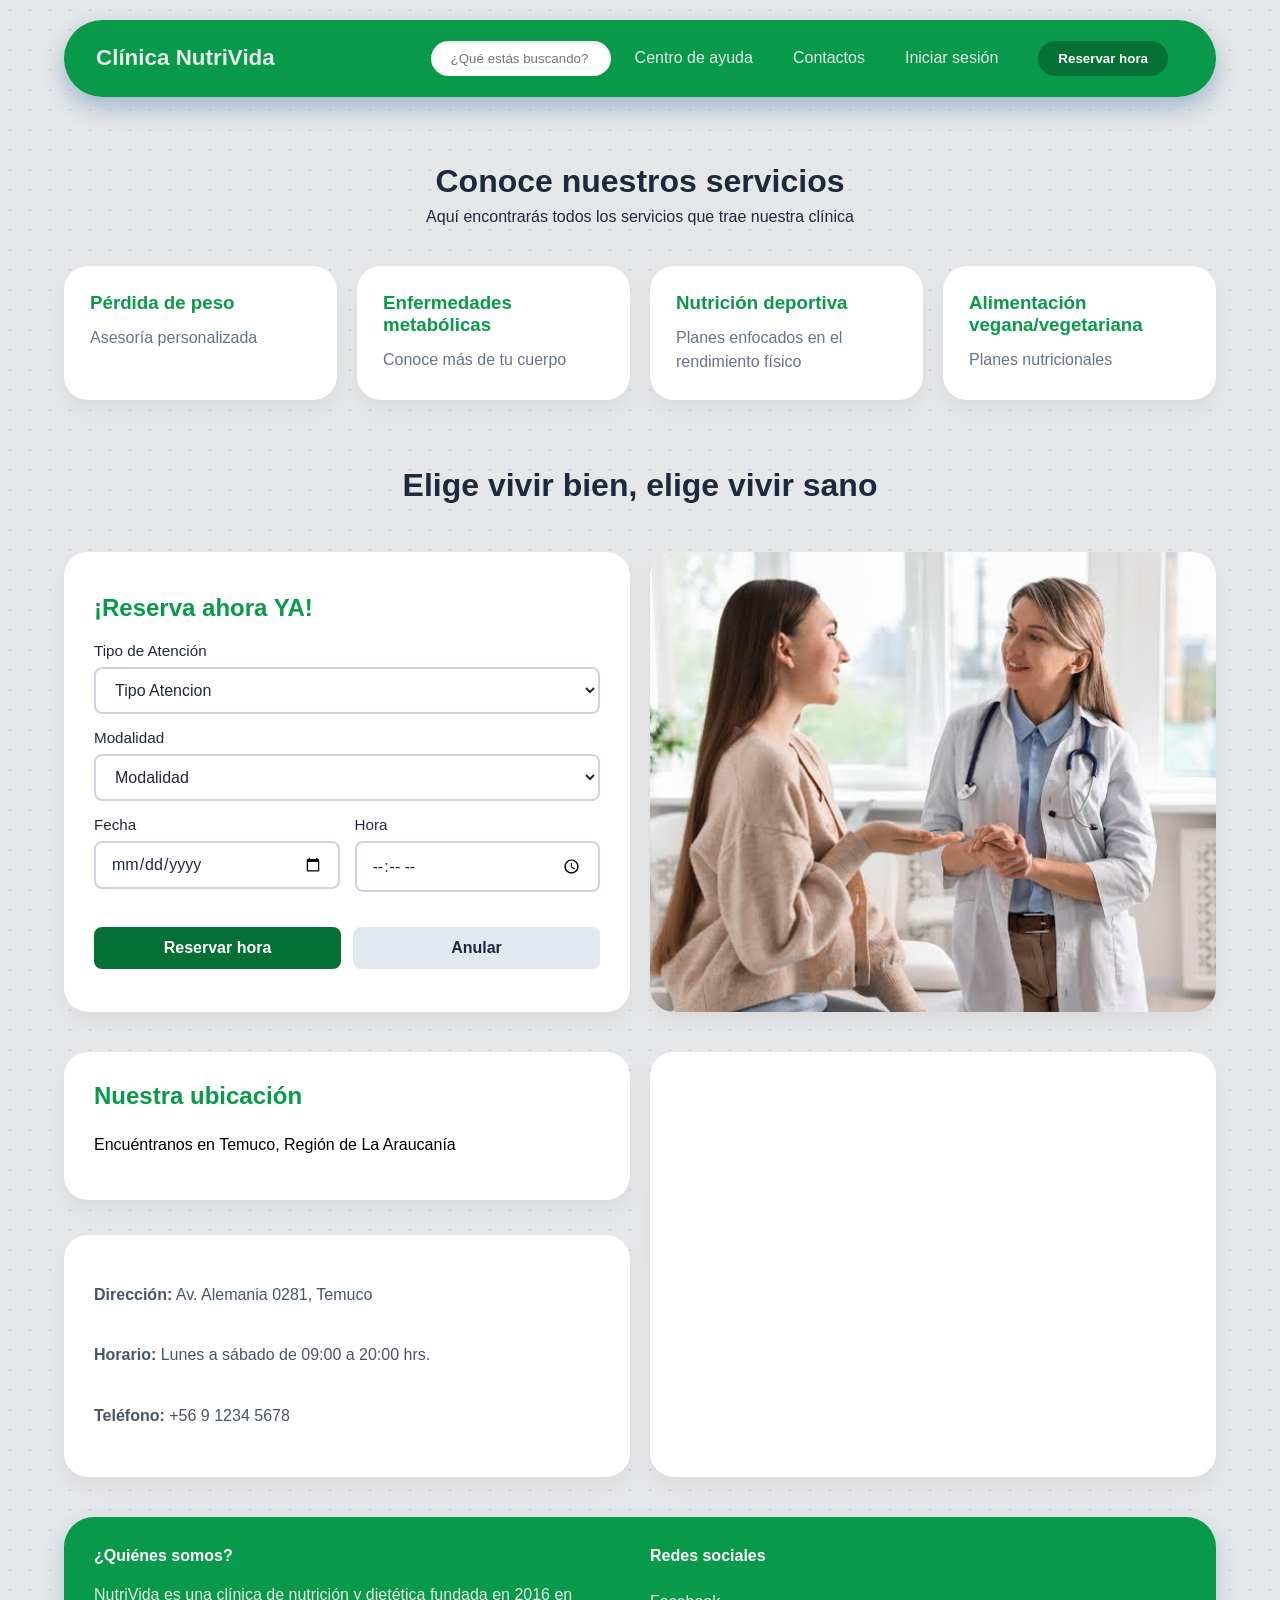
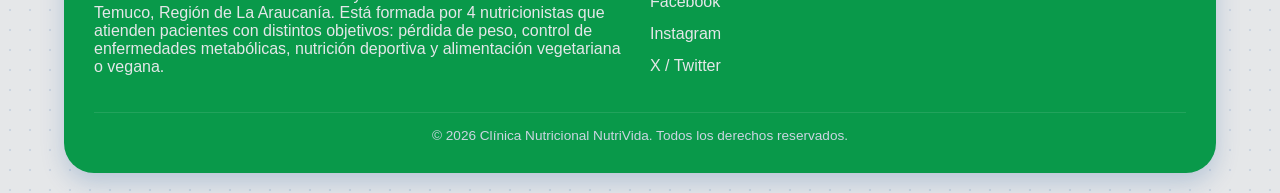
<file: index.html>
<!DOCTYPE html>
<html lang="es">
<head>
    <meta charset="UTF-8">
    <meta name="viewport" content="width=device-width, initial-scale=1.0">
    <link rel="stylesheet" href="styles.css">
    <link rel="icon" type="image/png" href="Gemini_Generated_Image_iem1bjiem1bjiem1.png">
    <title>Clínica Nutricional NutriVida</title>
</head>
<body>
    <header>
        <h1 class="TituloPagina">Clínica NutriVida</h1>

        <input type="checkbox" id="menu-toggle" class="menu-toggle" hidden>
        <label for="menu-toggle" class="menu-btn" aria-label="Abrir menú">
            <span></span>
            <span></span>
            <span></span>
        </label>

        <div class="contenedor-header">
            <nav>
                <input type="text" class="Buscador" placeholder="¿Qué estás buscando?" aria-label="Buscar">
                <a href="#">Centro de ayuda</a>
                <a href="#">Contactos</a>
                
                <!-- 1. Enlace Iniciar Sesión en el Header -->
                <a href="iniciarSesion.html">Iniciar sesión</a>

                <!-- 2. Botón Reservar Hora en el Header -->
                <a href="iniciarSesion.html">
                    <button type="button">Reservar hora</button>
                </a>
            </nav>
        </div>
    </header>

    <main class="contenedor-principal">
        <section class="seccion-titulo">
            <h2>Conoce nuestros servicios</h2>
            <p>Aquí encontrarás todos los servicios que trae nuestra clínica</p>
        </section>

        <section class="grid-servicios">
            <article class="tarjeta-servicio">
                <h3>Pérdida de peso</h3>
                <p>Asesoría personalizada</p>
            </article>

            <article class="tarjeta-servicio">
                <h3>Enfermedades metabólicas</h3>
                <p>Conoce más de tu cuerpo</p>
            </article>

            <article class="tarjeta-servicio">
                <h3>Nutrición deportiva</h3>
                <p>Planes enfocados en el rendimiento físico</p>
            </article>

            <article class="tarjeta-servicio">
                <h3>Alimentación vegana/vegetariana</h3>
                <p>Planes nutricionales</p>
            </article>
        </section>

        <section class="seccion-titulo">
            <h2>Elige vivir bien, elige vivir sano</h2>
        </section>

        <section class="contenedor-reserva">
            <article class="tarjeta-formulario">
                <h2>¡Reserva ahora YA!</h2>
                
                <!-- 3. Formulario en el Body apunta a iniciarSesion.html -->
                <form action="iniciarSesion.html" method="GET">
                    <div class="form-group">
                        <label for="TipoAtencion">Tipo de Atención</label>
                        <select name="TipoAtencion" id="TipoAtencion" required>
                            <option value="" disabled selected>Tipo Atencion</option>
                            <option value="perdida_peso">Pérdida de Peso</option>
                            <option value="enfermedades_metabolica">Enfermedades Metabólica</option>
                            <option value="nutricion_deportiva">Nutrición Deportiva</option>
                            <option value="nutricion_veggie">Nutrición Veggie</option>
                        </select>
                    </div>
                    
                    <div class="form-group">
                        <label for="Modalidad">Modalidad</label>
                        <select name="Modalidad" id="Modalidad" required>
                            <option value="" disabled selected>Modalidad</option>
                            <option value="presencial">Presencial</option>
                            <option value="domicilio">A domicilio</option>
                        </select>
                    </div>

                    <div class="form-row">
                        <div class="form-group">
                            <label for="fecha">Fecha</label>
                            <input type="date" id="fecha" name="Fecha" required />
                        </div>
                        <div class="form-group">
                            <label for="hora">Hora</label>
                            <input type="time" id="hora" name="hora" required />
                        </div>
                    </div>

                    <div class="botones-formulario">
                        <!-- Al presionar este botón dentro del formulario enviará los datos y redirigirá a iniciarSesion.html -->
                        <button type="submit" class="btn-reservar">Reservar hora</button>
                        <button type="reset" class="btn-anular">Anular</button>
                    </div>
                </form>
            </article>

            <article class="tarjeta-imagen">
                <img src="images.jpg" alt="Imagen index">
            </article>
        </section>

        <section class="contenedor-ubicacion">
            <article class="tarjeta-ubicacion">
                <h2>Nuestra ubicación</h2>
                <p>Encuéntranos en Temuco, Región de La Araucanía</p>
            </article>

            <article class="tarjeta-ubicacion detalle-contacto">
                <p>
                    <strong>Dirección:</strong> Av. Alemania 0281, Temuco
                </p>
                <p>
                    <strong>Horario:</strong> Lunes a sábado de 09:00 a 20:00 hrs.
                </p>
                <p>
                    <strong>Teléfono:</strong> +56 9 1234 5678
                </p>
            </article>

            <article class="tarjeta-mapa">
                <iframe src="https://www.google.com/maps/embed?pb=!1m18!1m12!1m3!1d99600.31571278397!2d-72.68512200540458!3d-38.7290605803464!2m3!1f0!2f0!3f0!3m2!1i1024!2i768!4f13.1!3m3!1m2!1s0x9614d54fd3031fb5%3A0xb4bd7a18e104cbf6!2sClinica%20RedSalud%20Mayor%20de%20Temuco%20-%20Servicios%20de%20Urgencia%2024%20horas!5e0!3m2!1ses!2scl!4v1788279109929!5m2!1ses!2scl" width="600" height="450" style="border:0;" allowfullscreen="" loading="lazy" referrerpolicy="strict-origin-when-cross-origin"></iframe>
            </article>
        </section>
    </main>

    <footer class="footer-flotante">
        <div class="columna-footer">
            <h4>¿Quiénes somos?</h4>
            <p>
                NutriVida es una clínica de nutrición y dietética fundada en 2016 en Temuco, Región de La
                Araucanía. Está formada por 4 nutricionistas que atienden pacientes con distintos objetivos:
                pérdida de peso, control de enfermedades metabólicas, nutrición deportiva y alimentación
                vegetariana o vegana.
            </p>
        </div>

        <div class="columna-footer">
            <h4>Redes sociales</h4>
            <ul class="redes-lista">
                <li><a href="#">Facebook</a></li>
                <li><a href="#">Instagram</a></li>
                <li><a href="#">X / Twitter</a></li>
            </ul>
        </div>

        <div class="footer-copy">
            <p>&copy; 2026 Clínica Nutricional NutriVida. Todos los derechos reservados.</p>
        </div>
    </footer>
</body>
</html>
</file>
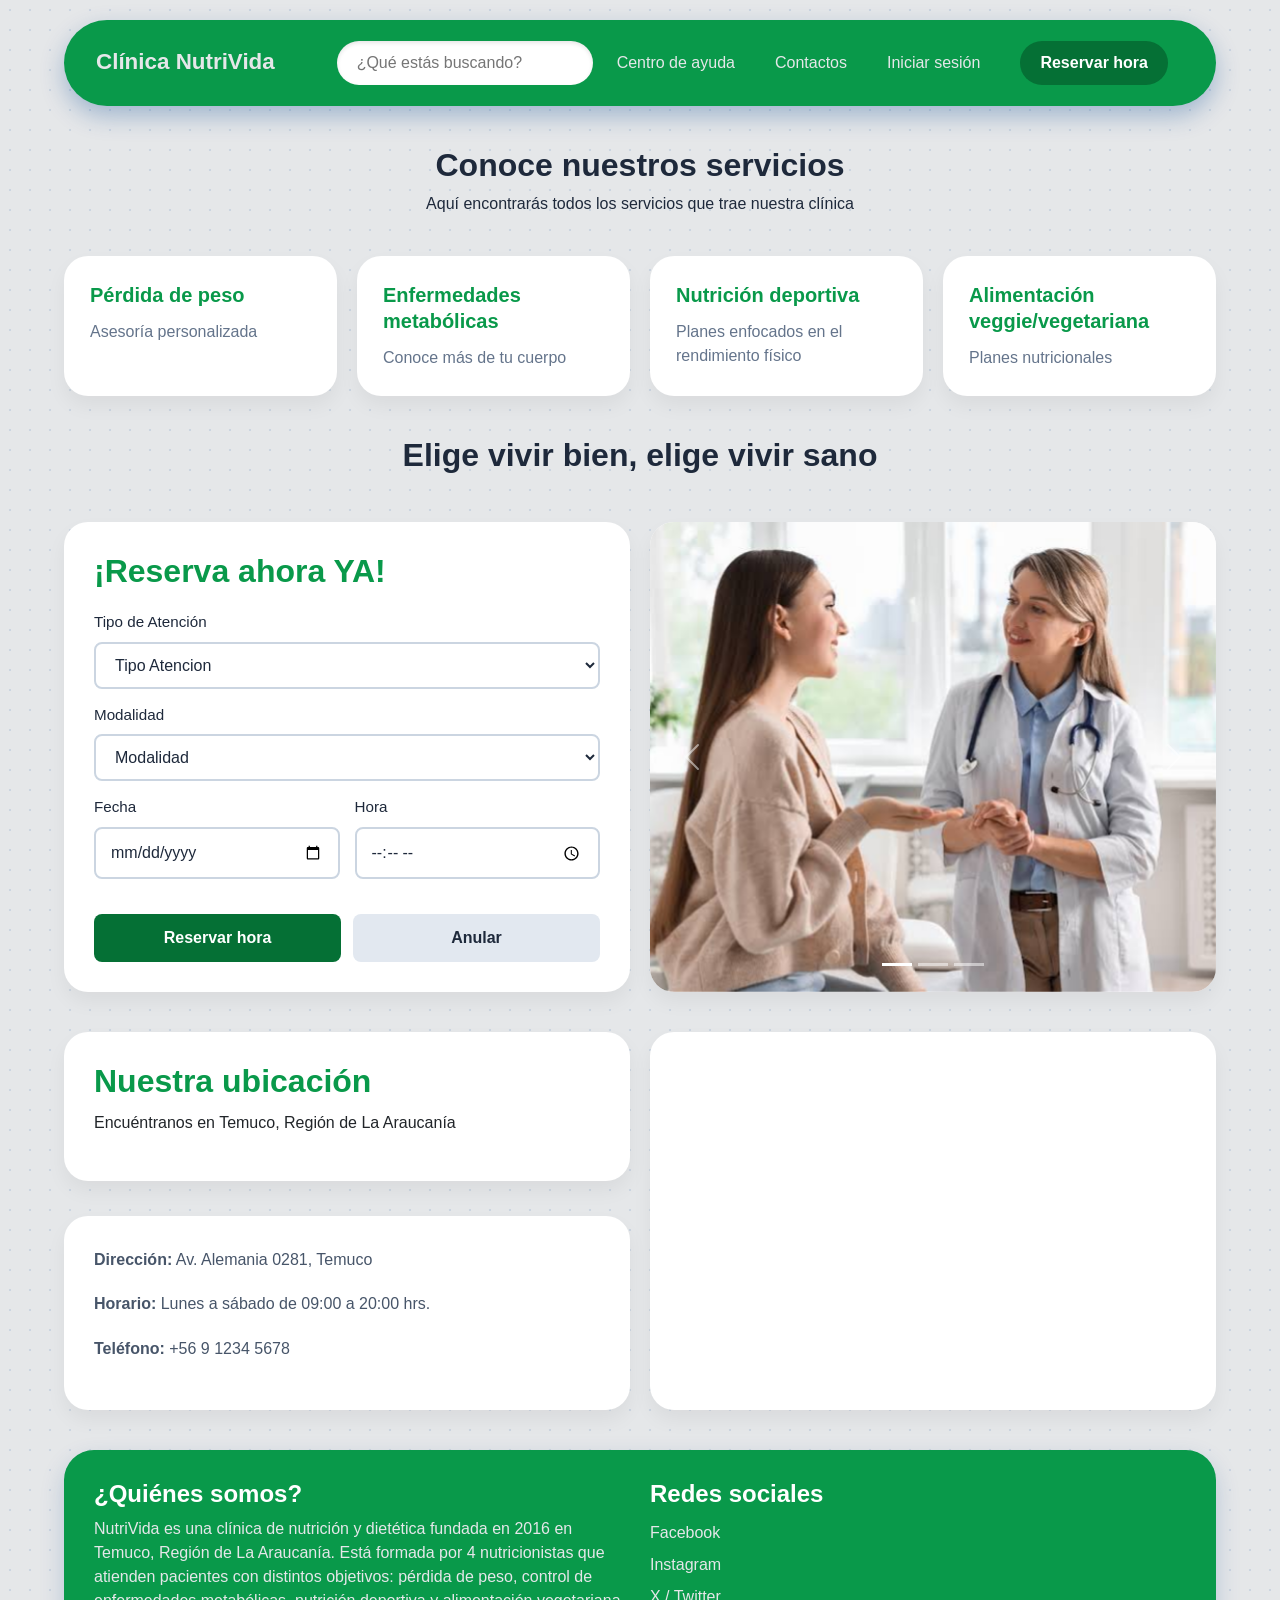
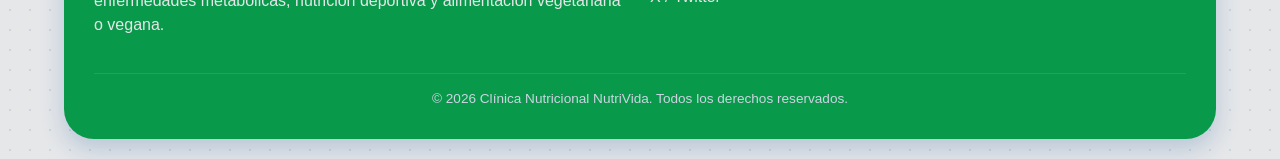
<file: html/index.html>
<!DOCTYPE html>
<html lang="es">
<head>
    <meta charset="UTF-8">
    <meta name="viewport" content="width=device-width, initial-scale=1.0">
    <link href="https://cdn.jsdelivr.net/npm/bootstrap@5.3.3/dist/css/bootstrap.min.css" rel="stylesheet">
    <link rel="stylesheet" href="../css/styles.css">
    <link rel="icon" type="image/png" href="../img/Gemini_Generated_Image_iem1bjiem1bjiem1.png">
    <title>Clínica Nutricional NutriVida</title>
</head>
<body>
    <header>
        <h1 class="TituloPagina">Clínica NutriVida</h1>

        <input type="checkbox" id="menu-toggle" class="menu-toggle" hidden>
        <label for="menu-toggle" class="menu-btn" aria-label="Abrir menú">
            <span></span>
            <span></span>
            <span></span>
        </label>

        <div class="contenedor-header">
            <nav>
                <input type="text" class="Buscador" placeholder="¿Qué estás buscando?" aria-label="Buscar">
                <a href="#">Centro de ayuda</a>
                <a href="#">Contactos</a>
                <a href="iniciarSesion.html">Iniciar sesión</a>
                <a href="iniciarSesion.html">
                    <button type="button">Reservar hora</button>
                </a>
            </nav>
        </div>
    </header>

    <main class="contenedor-principal">
        <section class="seccion-titulo">
            <h2>Conoce nuestros servicios</h2>
            <p>Aquí encontrarás todos los servicios que trae nuestra clínica</p>
        </section>

        <section class="grid-servicios">
            <article class="tarjeta-servicio">
                <h3>Pérdida de peso</h3>
                <p>Asesoría personalizada</p>
            </article>

            <article class="tarjeta-servicio">
                <h3>Enfermedades metabólicas</h3>
                <p>Conoce más de tu cuerpo</p>
            </article>

            <article class="tarjeta-servicio">
                <h3>Nutrición deportiva</h3>
                <p>Planes enfocados en el rendimiento físico</p>
            </article>

            <article class="tarjeta-servicio">
                <h3>Alimentación veggie/vegetariana</h3>
                <p>Planes nutricionales</p>
            </article>
        </section>

        <section class="seccion-titulo">
            <h2>Elige vivir bien, elige vivir sano</h2>
        </section>

        <section class="contenedor-reserva">
            <article class="tarjeta-formulario">
                <h2>¡Reserva ahora YA!</h2>
                <form action="iniciarSesion.html" method="GET">
                    <div class="form-group">
                        <label for="TipoAtencion">Tipo de Atención</label>
                        <select name="TipoAtencion" id="TipoAtencion" required>
                            <option value="" disabled selected>Tipo Atencion</option>
                            <option value="perdida_peso">Pérdida de Peso</option>
                            <option value="enfermedades_metabolica">Enfermedades Metabólica</option>
                            <option value="nutricion_deportiva">Nutrición Deportiva</option>
                            <option value="nutricion_veggie">Nutrición Veggie</option>
                        </select>
                    </div>
                    
                    <div class="form-group">
                        <label for="Modalidad">Modalidad</label>
                        <select name="Modalidad" id="Modalidad" required>
                            <option value="" disabled selected>Modalidad</option>
                            <option value="presencial">Presencial</option>
                            <option value="domicilio">A domicilio</option>
                        </select>
                    </div>

                    <div class="form-row">
                        <div class="form-group">
                            <label for="fecha">Fecha</label>
                            <input type="date" id="fecha" name="Fecha" required />
                        </div>
                        <div class="form-group">
                            <label for="hora">Hora</label>
                            <input type="time" id="hora" name="hora" required />
                        </div>
                    </div>

                    <div class="botones-formulario">
                        <button type="submit" class="btn-reservar">Reservar hora</button>
                        <button type="reset" class="btn-anular">Anular</button>
                    </div>
                </form>
            </article>

            <article class="tarjeta-imagen">
                <div id="carruselClinica" class="carousel slide shadow rounded-4 overflow-hidden" data-bs-ride="carousel">
                    <div class="carousel-indicators">
                        <button type="button" data-bs-target="#carruselClinica" data-bs-slide-to="0" class="active" aria-current="true" aria-label="Slide 1"></button>
                        <button type="button" data-bs-target="#carruselClinica" data-bs-slide-to="1" aria-label="Slide 2"></button>
                        <button type="button" data-bs-target="#carruselClinica" data-bs-slide-to="2" aria-label="Slide 3"></button>
                    </div>

                    <div class="carousel-inner">
                        <div class="carousel-item active">
                            <img src="../img/images.jpg" class="d-block w-100" alt="Instalaciones de la clínica">
                        </div>
                        <div class="carousel-item">
                            <img src="../img/foto2index.jpg" class="d-block w-100" alt="Atención personalizada">
                        </div>
                        <div class="carousel-item">
                            <img src="../img/imagen3index.jpg" class="d-block w-100" alt="Evaluación nutricional">
                        </div>
                    </div>

                    <button class="carousel-control-prev" type="button" data-bs-target="#carruselClinica" data-bs-slide="prev">
                        <span class="carousel-control-prev-icon" aria-hidden="true"></span>
                        <span class="visually-hidden">Anterior</span>
                    </button>
                    <button class="carousel-control-next" type="button" data-bs-target="#carruselClinica" data-bs-slide="next">
                        <span class="carousel-control-next-icon" aria-hidden="true"></span>
                        <span class="visually-hidden">Siguiente</span>
                    </button>
                </div>
            </article>
        </section>

        <section class="contenedor-ubicacion">
            <article class="tarjeta-ubicacion">
                <h2>Nuestra ubicación</h2>
                <p>Encuéntranos en Temuco, Región de La Araucanía</p>
            </article>

            <article class="tarjeta-ubicacion detalle-contacto">
                <p>
                    <strong>Dirección:</strong> Av. Alemania 0281, Temuco
                </p>
                <p>
                    <strong>Horario:</strong> Lunes a sábado de 09:00 a 20:00 hrs.
                </p>
                <p>
                    <strong>Teléfono:</strong> +56 9 1234 5678
                </p>
            </article>

            <article class="tarjeta-mapa">
                <iframe src="https://www.google.com/maps/embed?pb=!1m18!1m12!1m3!1d99600.31571278397!2d-72.68512200540458!3d-38.7290605803464!2m3!1f0!2f0!3f0!3m2!1i1024!2i768!4f13.1!3m3!1m2!1s0x9614d54fd3031fb5%3A0xb4bd7a18e104cbf6!2sClinica%20RedSalud%20Mayor%20de%20Temuco%20-%20Servicios%20de%20Urgencia%2024%20horas!5e0!3m2!1ses!2scl!4v1788279109929!5m2!1ses!2scl" width="600" height="450" style="border:0;" allowfullscreen="" loading="lazy" referrerpolicy="strict-origin-when-cross-origin"></iframe>
            </article>
        </section>
    </main>

    <footer class="footer-flotante">
        <div class="columna-footer">
            <h4>¿Quiénes somos?</h4>
            <p>
                NutriVida es una clínica de nutrición y dietética fundada en 2016 en Temuco, Región de La
                Araucanía. Está formada por 4 nutricionistas que atienden pacientes con distintos objetivos:
                pérdida de peso, control de enfermedades metabólicas, nutrición deportiva y alimentación
                vegetariana o vegana.
            </p>
        </div>

        <div class="columna-footer">
            <h4>Redes sociales</h4>
            <ul class="redes-lista">
                <li><a href="#">Facebook</a></li>
                <li><a href="#">Instagram</a></li>
                <li><a href="#">X / Twitter</a></li>
            </ul>
        </div>

        <div class="footer-copy">
            <p>&copy; 2026 Clínica Nutricional NutriVida. Todos los derechos reservados.</p>
        </div>
    </footer>

    <script src="https://cdn.jsdelivr.net/npm/bootstrap@5.3.3/dist/js/bootstrap.bundle.min.js"></script>
    <script src="../js/index.js"></script>
</body>
</html>
</file>
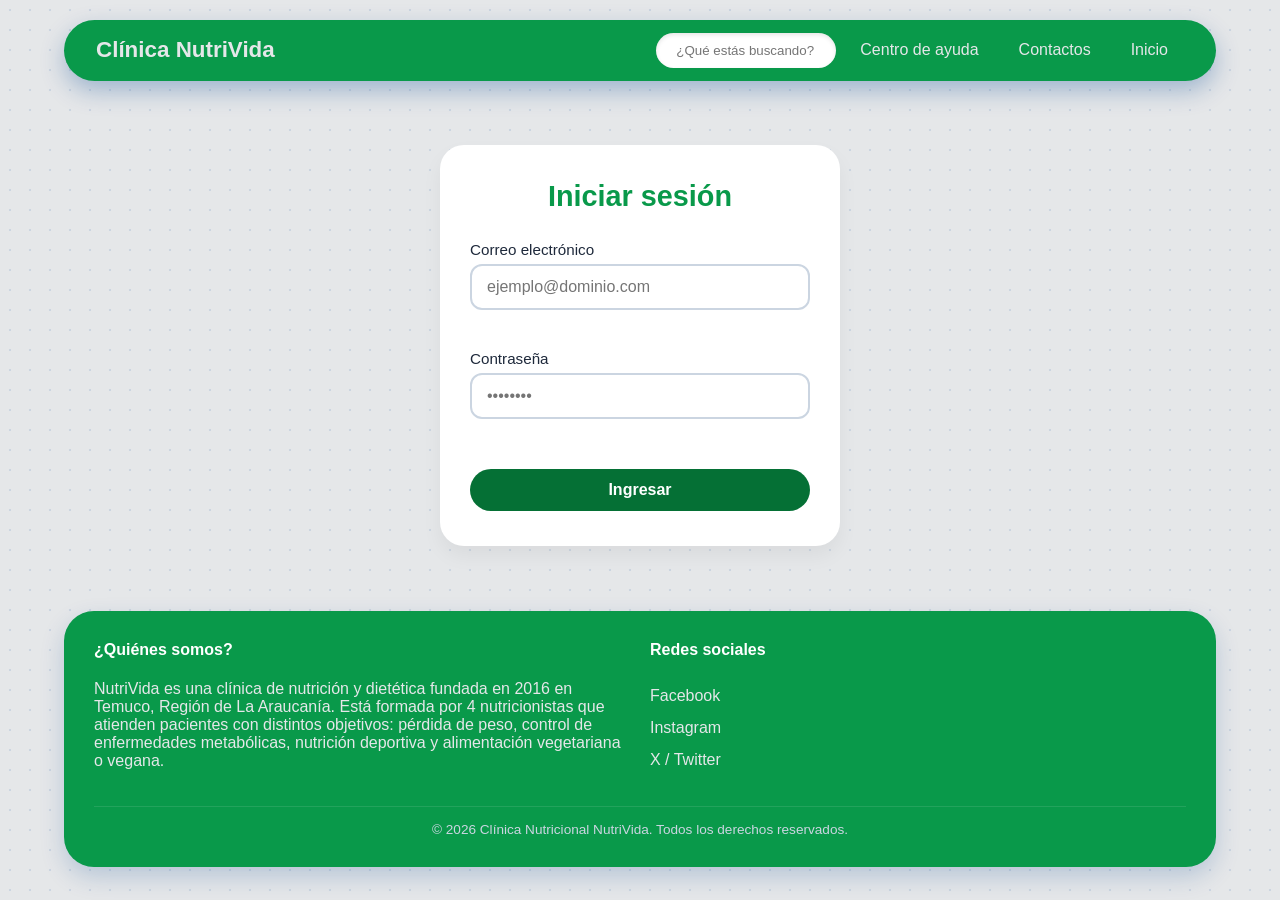
<file: iniciarSesion.html>
<!DOCTYPE html>
<html lang="es">
<head>
    <meta charset="UTF-8">
    <meta name="viewport" content="width=device-width, initial-scale=1.0">
    <link rel="icon" type="image/png" href="Gemini_Generated_Image_iem1bjiem1bjiem1.png">
    <!-- Archivo CSS exclusivo para el Login -->
    <link rel="stylesheet" href="login.css">
    <title>Iniciar sesión - Clínica NutriVida</title>
</head>
<body>

    <header>
        <h1 class="TituloPagina">Clínica NutriVida</h1>

        <input type="checkbox" id="menu-toggle" class="menu-toggle" hidden>
        <label for="menu-toggle" class="menu-btn" aria-label="Abrir menú">
            <span></span>
            <span></span>
            <span></span>
        </label>

        <div class="contenedor-header">
            <nav>
                <input type="text" class="Buscador" placeholder="¿Qué estás buscando?" aria-label="Buscar">
                <a href="#">Centro de ayuda</a>
                <a href="#">Contactos</a>
                <a href="index.html">Inicio</a>
            </nav>
        </div>
    </header>

    <main class="IniciarSesion">
        <form id="form-login">
            <h2>Iniciar sesión</h2>

            <div class="formularioIniciarSesion">
                <label for="correo">Correo electrónico</label>
                <input type="email" name="correo" id="correo" placeholder="ejemplo@dominio.com" required/>
                <span class="error" id="error-correo"></span>
            </div>

            <div class="formularioIniciarSesion">
                <label for="contrasena">Contraseña</label>
                <input type="password" name="contrasena" id="contrasena" placeholder="••••••••" required minlength="3"/>
                <span class="error" id="error-contrasena"></span>
            </div>

            <button type="submit" >Ingresar</button>
        </form>
    </main>

    <footer class="footer-flotante">
        <div class="columna-footer">
            <h4>¿Quiénes somos?</h4>
            <p>
                NutriVida es una clínica de nutrición y dietética fundada en 2016 en Temuco, Región de La
                Araucanía. Está formada por 4 nutricionistas que atienden pacientes con distintos objetivos:
                pérdida de peso, control de enfermedades metabólicas, nutrición deportiva y alimentación
                vegetariana o vegana.
            </p>
        </div>

        <div class="columna-footer">
            <h4>Redes sociales</h4>
            <ul class="redes-lista">
                <li><a href="#">Facebook</a></li>
                <li><a href="#">Instagram</a></li>
                <li><a href="#">X / Twitter</a></li>
            </ul>
        </div>

        <div class="footer-copy">
            <p>&copy; 2026 Clínica Nutricional NutriVida. Todos los derechos reservados.</p>
        </div>
    </footer>

    <!-- Script de validación y navegación -->
    <script>
        document.getElementById('form-login').addEventListener('submit', function(e) {
            e.preventDefault(); // Detiene el envío automático del formulario
            
            const correoInput = document.getElementById('correo');
            const errorCorreo = document.getElementById('error-correo');
            const correo = correoInput.value.trim().toLowerCase();

            // Limpiar mensaje de error anterior
            errorCorreo.textContent = '';

            // Validaciones según el dominio ingresado
            if (correo.endsWith('@gmail.com')) {
                window.location.href = 'paciente.html';
            } else if (correo.endsWith('@secret.com')) {
                window.location.href = 'secretaria.html';
            } else if (correo.endsWith('@nutri.com')) {
                window.location.href = 'nutricionista.html';
            } else {
                errorCorreo.textContent = 'Dominio no reconocido. Debe ser @gmail.com, @secret.com o @nutri.com';
            }
        });
    </script>

</body>
</html>
</file>
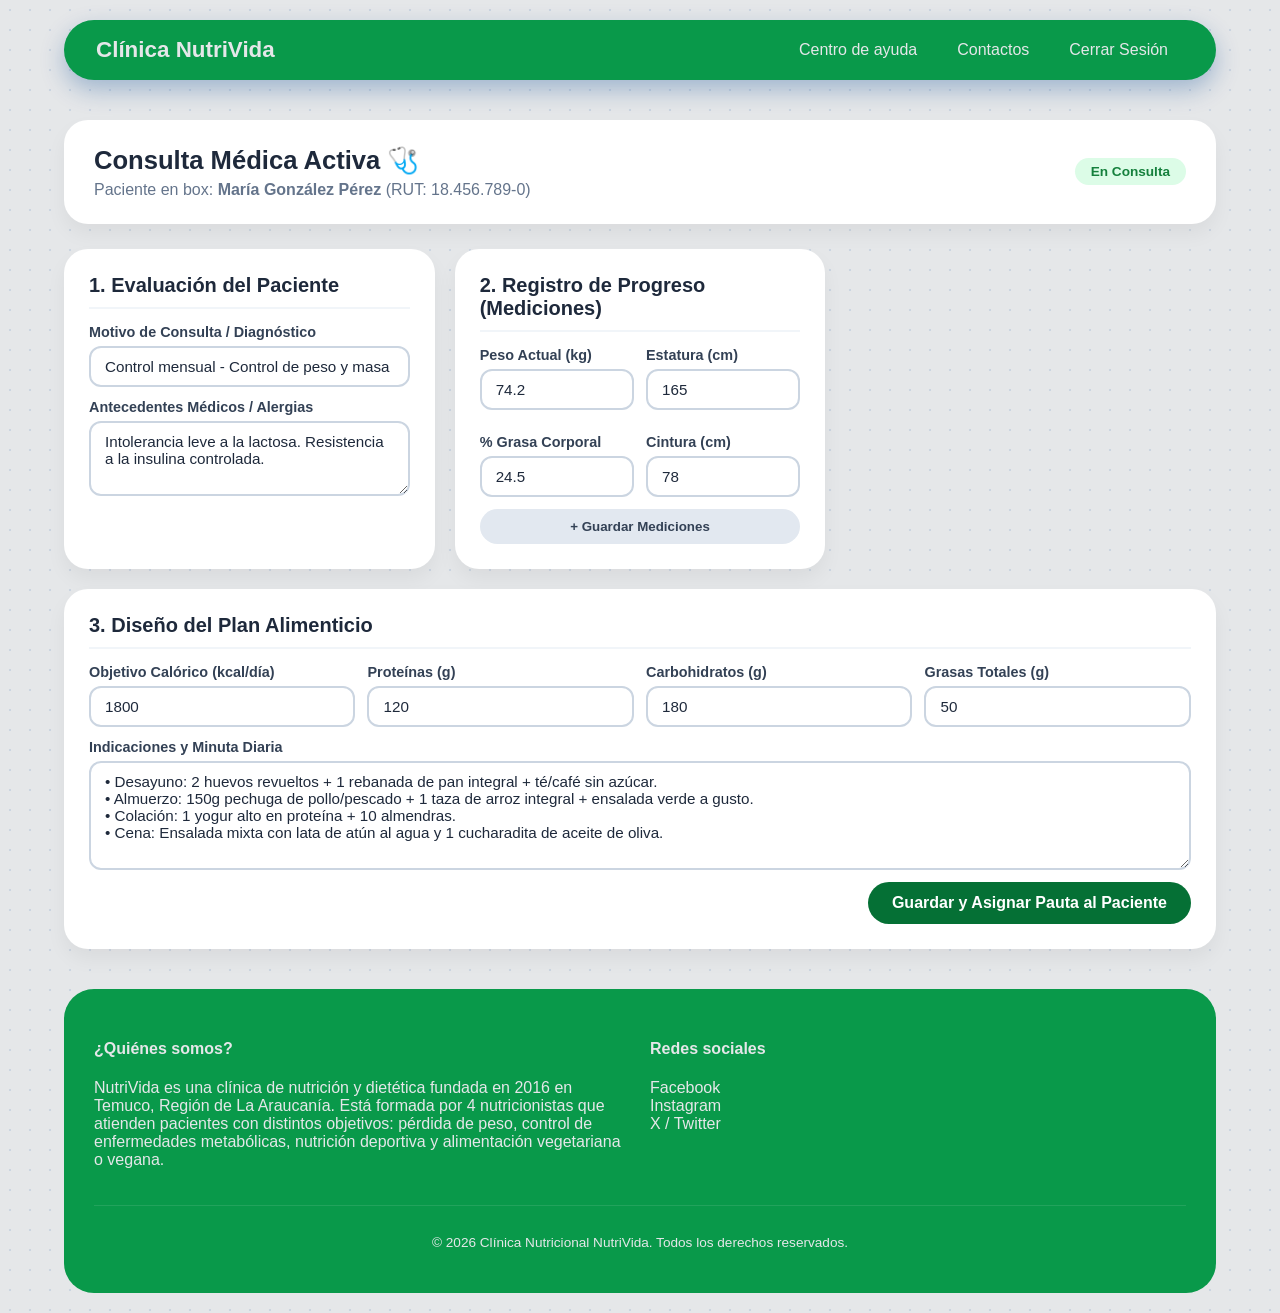
<file: nutricionista.html>
<!DOCTYPE html>
<html lang="es">
<head>
    <meta charset="UTF-8">
    <meta name="viewport" content="width=device-width, initial-scale=1.0">        
    <link rel="icon" type="image/png" href="Gemini_Generated_Image_iem1bjiem1bjiem1.png">
    <link rel="stylesheet" href="nutricionista.css">
    <title>Panel Nutricionista - Clínica NutriVida</title>
</head>
<body>
    <header>
        <h1 class="TituloPagina">Clínica NutriVida</h1>
        <input type="checkbox" id="menu-toggle" class="menu-toggle" hidden>
        <label for="menu-toggle" class="menu-btn" aria-label="Abrir menú">
            <span></span>
            <span></span>
            <span></span>
        </label>

        <div class="contenedor-header">
            <nav>
                <a href="#">Centro de ayuda</a>
                <a href="#">Contactos</a>
                <a href="iniciarSesion.html">Cerrar Sesión</a>
            </nav>
        </div>
    </header>

    <main class="contenedor-principal">
        <!-- Encabezado de la Consulta -->
        <section class="seccion-bienvenida">
            <div class="info-nutri-header">
                <h2>Consulta Médica Activa 🩺</h2>
                <p>Paciente en box: <strong>María González Pérez</strong> (RUT: 18.456.789-0)</p>
            </div>
            <span class="badge badge-en-curso">En Consulta</span>
        </section>

        <!-- Contenedor modular de evaluación y diseño -->
        <section class="grid-atencion">

            <!-- MÓDULO 1: Evaluación Inicial y Datos -->
            <article class="tarjeta-modulo">
                <h3>1. Evaluación del Paciente</h3>
                <form class="form-evaluacion">
                    <div class="grupo-campo">
                        <label for="motivo">Motivo de Consulta / Diagnóstico</label>
                        <input type="text" id="motivo" value="Control mensual - Control de peso y masa muscular" readonly>
                    </div>
                    <div class="grupo-campo">
                        <label for="antecedentes">Antecedentes Médicos / Alergias</label>
                        <textarea id="antecedentes" rows="3" placeholder="Registrar alergias, patologías o intolerancias...">Intolerancia leve a la lactosa. Resistencia a la insulina controlada.</textarea>
                    </div>
                </form>
            </article>

            <!-- MÓDULO 2: Registro de Progreso Fisico -->
            <article class="tarjeta-modulo">
                <h3>2. Registro de Progreso (Mediciones)</h3>
                <form class="form-mediciones">
                    <div class="filtro-inputs">
                        <div class="grupo-campo">
                            <label for="peso">Peso Actual (kg)</label>
                            <input type="number" id="peso" step="0.1" value="74.2">
                        </div>
                        <div class="grupo-campo">
                            <label for="estatura">Estatura (cm)</label>
                            <input type="number" id="estatura" value="165">
                        </div>
                        <div class="grupo-campo">
                            <label for="grasa">% Grasa Corporal</label>
                            <input type="number" id="grasa" step="0.1" value="24.5">
                        </div>
                        <div class="grupo-campo">
                            <label for="cintura">Cintura (cm)</label>
                            <input type="number" id="cintura" value="78">
                        </div>
                    </div>
                    <button type="button" class="btn-secundario">+ Guardar Mediciones</button>
                </form>
            </article>

            <!-- MÓDULO 3: Diseño del Plan Alimenticio -->
            <article class="tarjeta-modulo ancho-completo">
                <h3>3. Diseño del Plan Alimenticio</h3>
                <form class="form-pauta">
                    <div class="filtro-inputs">
                        <div class="grupo-campo">
                            <label for="calorias">Objetivo Calórico (kcal/día)</label>
                            <input type="number" id="calorias" placeholder="Ej: 1800" value="1800">
                        </div>
                        <div class="grupo-campo">
                            <label for="proteinas">Proteínas (g)</label>
                            <input type="number" id="proteinas" placeholder="Ej: 120" value="120">
                        </div>
                        <div class="grupo-campo">
                            <label for="carbos">Carbohidratos (g)</label>
                            <input type="number" id="carbos" placeholder="Ej: 180" value="180">
                        </div>
                        <div class="grupo-campo">
                            <label for="grasas">Grasas Totales (g)</label>
                            <input type="number" id="grasas" placeholder="Ej: 50" value="50">
                        </div>
                    </div>

                    <div class="grupo-campo">
                        <label for="pauta-detalle">Indicaciones y Minuta Diaria</label>
                        <textarea id="pauta-detalle" rows="5" placeholder="Escriba aquí la pauta de comidas (Desayuno, Almuerzo, Colaciones, Cena)...">• Desayuno: 2 huevos revueltos + 1 rebanada de pan integral + té/café sin azúcar.
• Almuerzo: 150g pechuga de pollo/pescado + 1 taza de arroz integral + ensalada verde a gusto.
• Colación: 1 yogur alto en proteína + 10 almendras.
• Cena: Ensalada mixta con lata de atún al agua y 1 cucharadita de aceite de oliva.</textarea>
                    </div>

                    <div class="acciones-finales">
                        <button type="submit" class="btn-principal">Guardar y Asignar Pauta al Paciente</button>
                    </div>
                </form>
            </article>

        </section>
    </main>

    <footer class="footer-flotante">
        <div class="columna-footer">
            <h4>¿Quiénes somos?</h4>
            <p>
                NutriVida es una clínica de nutrición y dietética fundada en 2016 en Temuco, Región de La
                Araucanía. Está formada por 4 nutricionistas que atienden pacientes con distintos objetivos:
                pérdida de peso, control de enfermedades metabólicas, nutrición deportiva y alimentación
                vegetariana o vegana.
            </p>
        </div>

        <div class="columna-footer">
            <h4>Redes sociales</h4>
            <ul class="redes-lista">
                <li><a href="#">Facebook</a></li>
                <li><a href="#">Instagram</a></li>
                <li><a href="#">X / Twitter</a></li>
            </ul>
        </div>

        <div class="footer-copy">
            <p>&copy; 2026 Clínica Nutricional NutriVida. Todos los derechos reservados.</p>
        </div>
    </footer>

    <script>
        document.querySelector('.form-mediciones').addEventListener('submit', function (event) {
            event.preventDefault();
            alert('Mediciones guardadas correctamente.');
        });

        document.querySelector('.btn-secundario').addEventListener('click', function () {
            this.form.requestSubmit();
        });

        document.querySelector('.form-pauta').addEventListener('submit', function (event) {
            event.preventDefault();
            alert('Pauta guardada y asignada al paciente.');
        });
    </script>
</body>
</html>
</file>
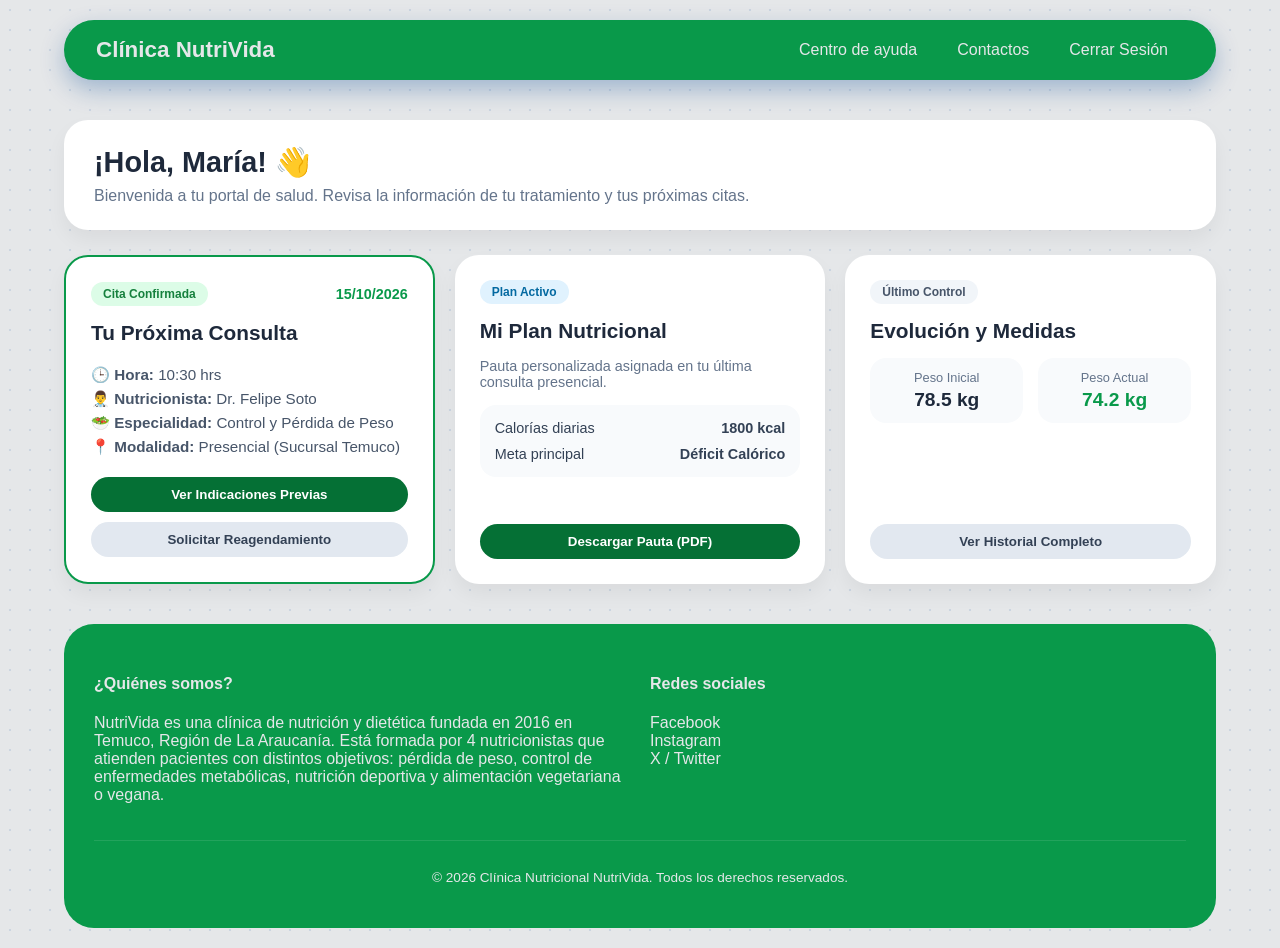
<file: paciente.html>
<!DOCTYPE html>
<html lang="es">
<head>
    <meta charset="UTF-8">
    <meta name="viewport" content="width=device-width, initial-scale=1.0">        
    <link rel="icon" type="image/png" href="Gemini_Generated_Image_iem1bjiem1bjiem1.png">
    <link rel="stylesheet" href="paciente.css">
    <title>Mi Portal - Clínica NutriVida</title>
</head>
<body>
    <header>
        <h1 class="TituloPagina">Clínica NutriVida</h1>
        <input type="checkbox" id="menu-toggle" class="menu-toggle" hidden>
        <label for="menu-toggle" class="menu-btn" aria-label="Abrir menú">
            <span></span>
            <span></span>
            <span></span>
        </label>

        <div class="contenedor-header">
            <nav>
                <a href="#">Centro de ayuda</a>
                <a href="#">Contactos</a>
                <a href="iniciarSesion.html">Cerrar Sesión</a>
            </nav>
        </div>
    </header>

    <main class="contenedor-principal">
        <!-- Saludo Personalizado -->
        <section class="seccion-bienvenida">
            <h2>¡Hola, María! 👋</h2>
            <p>Bienvenida a tu portal de salud. Revisa la información de tu tratamiento y tus próximas citas.</p>
        </section>

        <!-- Cuadrícula de secciones del paciente -->
        <section class="grid-paciente">

            <!-- Tarjeta 1: Próxima Cita Agendada -->
            <article class="tarjeta-paciente destacado">
                <div class="encabezado-tarjeta">
                    <span class="badge badge-confirmado">Cita Confirmada</span>
                    <span class="fecha-badge">15/10/2026</span>
                </div>
                <h3>Tu Próxima Consulta</h3>
                <div class="info-cita">
                    <p>🕒 <strong>Hora:</strong> 10:30 hrs</p>
                    <p>👨‍⚕️ <strong>Nutricionista:</strong> Dr. Felipe Soto</p>
                    <p>🥗 <strong>Especialidad:</strong> Control y Pérdida de Peso</p>
                    <p>📍 <strong>Modalidad:</strong> Presencial (Sucursal Temuco)</p>
                </div>
                <div class="acciones-paciente">
                    <button class="btn-principal">Ver Indicaciones Previas</button>
                    <button class="btn-secundario">Solicitar Reagendamiento</button>
                </div>
            </article>

            <!-- Tarjeta 2: Mi Plan Nutricional -->
            <article class="tarjeta-paciente">
                <div class="encabezado-tarjeta">
                    <span class="badge badge-activo">Plan Activo</span>
                </div>
                <h3>Mi Plan Nutricional</h3>
                <p class="descripcion-plan">Pauta personalizada asignada en tu última consulta presencial.</p>
                
                <div class="resumen-plan">
                    <div class="item-resumen">
                        <span>Calorías diarias</span>
                        <strong>1800 kcal</strong>
                    </div>
                    <div class="item-resumen">
                        <span>Meta principal</span>
                        <strong>Déficit Calórico</strong>
                    </div>
                </div>

                <div class="acciones-paciente">
                    <button class="btn-principal">Descargar Pauta (PDF)</button>
                </div>
            </article>

            <!-- Tarjeta 3: Mi Progreso -->
            <article class="tarjeta-paciente">
                <div class="encabezado-tarjeta">
                    <span class="badge badge-info">Último Control</span>
                </div>
                <h3>Evolución y Medidas</h3>
                
                <div class="estadisticas-progreso">
                    <div class="stat-box">
                        <span class="stat-titulo">Peso Inicial</span>
                        <span class="stat-valor">78.5 kg</span>
                    </div>
                    <div class="stat-box">
                        <span class="stat-titulo">Peso Actual</span>
                        <span class="stat-valor verde">74.2 kg</span>
                    </div>
                </div>

                <div class="acciones-paciente">
                    <button class="btn-secundario">Ver Historial Completo</button>
                </div>
            </article>

        </section>
    </main>

    <footer class="footer-flotante">
        <div class="columna-footer">
            <h4>¿Quiénes somos?</h4>
            <p>
                NutriVida es una clínica de nutrición y dietética fundada en 2016 en Temuco, Región de La
                Araucanía. Está formada por 4 nutricionistas que atienden pacientes con distintos objetivos:
                pérdida de peso, control de enfermedades metabólicas, nutrición deportiva y alimentación
                vegetariana o vegana.
            </p>
        </div>

        <div class="columna-footer">
            <h4>Redes sociales</h4>
            <ul class="redes-lista">
                <li><a href="#">Facebook</a></li>
                <li><a href="#">Instagram</a></li>
                <li><a href="#">X / Twitter</a></li>
            </ul>
        </div>

        <div class="footer-copy">
            <p>&copy; 2026 Clínica Nutricional NutriVida. Todos los derechos reservados.</p>
        </div>
    </footer>

    <script>
        const accionesPaciente = document.querySelectorAll('.acciones-paciente button');
        accionesPaciente[0].addEventListener('click', () => alert('Indicaciones previas disponibles en tu ficha.'));
        accionesPaciente[1].addEventListener('click', () => alert('Solicitud de reagendamiento enviada.'));
        accionesPaciente[2].addEventListener('click', () => alert('La descarga de la pauta estará disponible al conectar el sistema.'));
        accionesPaciente[3].addEventListener('click', () => alert('Historial completo disponible al conectar el sistema.'));
    </script>
</body>
</html>
</file>
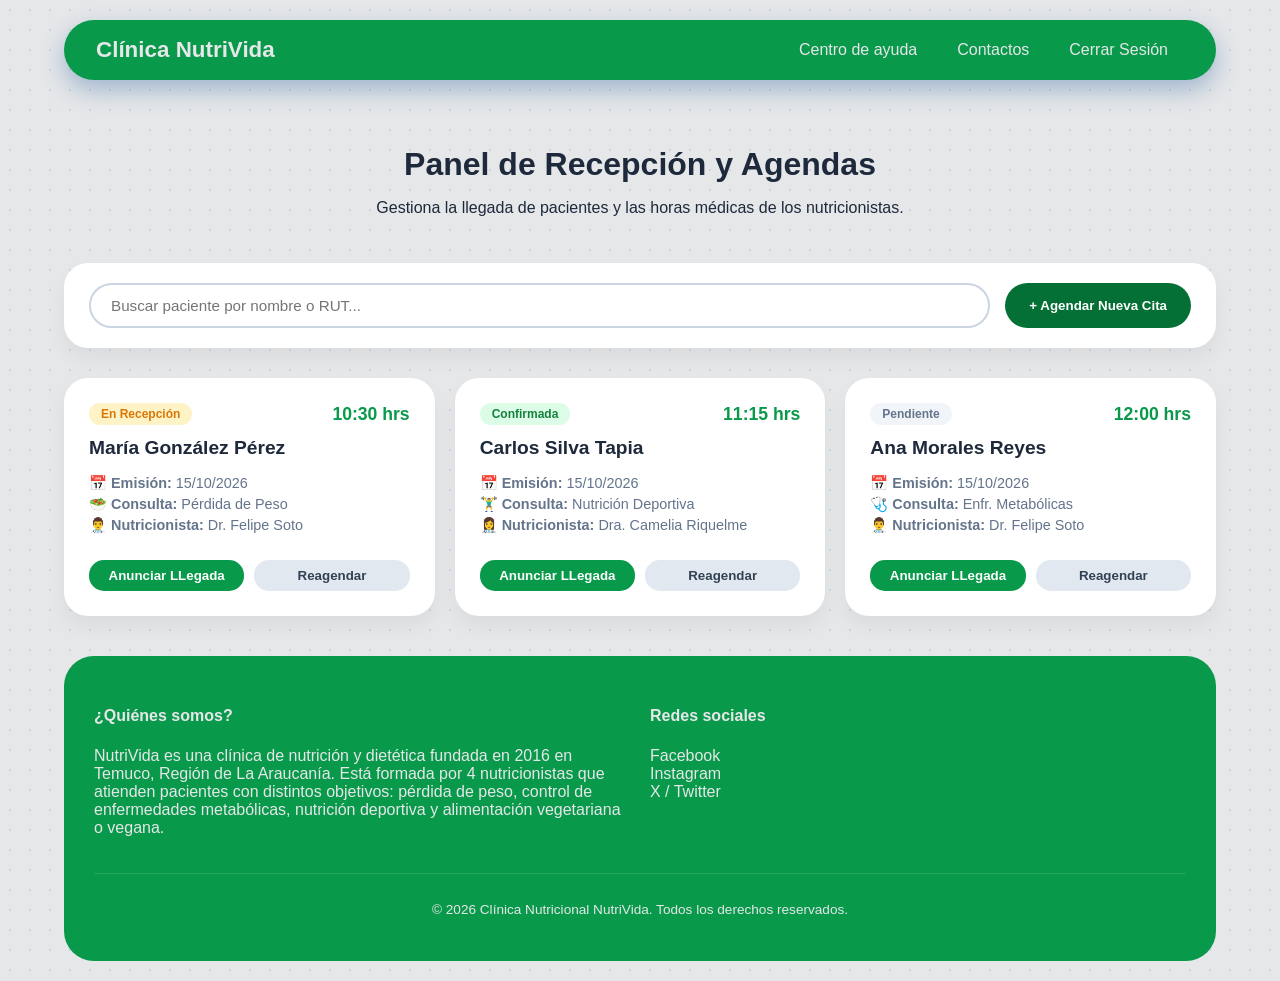
<file: secretaria.html>
<!DOCTYPE html>
<html lang="es">
<head>
    <meta charset="UTF-8">
    <meta name="viewport" content="width=device-width, initial-scale=1.0">        
    <link rel="icon" type="image/png" href="Gemini_Generated_Image_iem1bjiem1bjiem1.png">
    <link rel="stylesheet" href="secretaria.css">
    <title>Panel de Secretaría - Clínica NutriVida</title>
</head>
<body>
    <header>
        <h1 class="TituloPagina">Clínica NutriVida</h1>
        <input type="checkbox" id="menu-toggle" class="menu-toggle" hidden>
        <label for="menu-toggle" class="menu-btn" aria-label="Abrir menú">
            <span></span>
            <span></span>
            <span></span>
        </label>

        <div class="contenedor-header">
            <nav>
                <a href="#">Centro de ayuda</a>
                <a href="#">Contactos</a>
                <a href="iniciarSesion.html">Cerrar Sesión</a>
            </nav>
        </div>
    </header>

    <main class="contenedor-principal">
        <!-- Encabezado del Panel -->
        <section class="seccion-titulo">
            <h2>Panel de Recepción y Agendas</h2>
            <p>Gestiona la llegada de pacientes y las horas médicas de los nutricionistas.</p>
        </section>

        <!-- Barra de herramientas/búsqueda rápida -->
        <section class="tarjeta-filtro">
            <input type="text" class="Buscador-panel" placeholder="Buscar paciente por nombre o RUT...">
            <button class="btn-nueva-cita">+ Agendar Nueva Cita</button>
        </section>

        <!-- Lista de pacientes agendados en formato de tarjetas flotantes -->
        <section class="grid-citas">
            
            <article class="tarjeta-cita">
                <div class="encabezado-cita">
                    <span class="badge badge-espera">En Recepción</span>
                    <span class="hora-cita">10:30 hrs</span>
                </div>
                <h3>María González Pérez</h3>
                <div class="detalles-cita">
                    <p>📅 <strong>Emisión:</strong> 15/10/2026</p>
                    <p>🥗 <strong>Consulta:</strong> Pérdida de Peso</p>
                    <p>👨‍⚕️ <strong>Nutricionista:</strong> Dr. Felipe Soto</p>
                </div>
                <div class="acciones-cita">
                    <button class="btn-atender">Anunciar LLegada</button>
                    <button class="btn-secundario">Reagendar</button>
                </div>
            </article>

            <article class="tarjeta-cita">
                <div class="encabezado-cita">
                    <span class="badge badge-confirmado">Confirmada</span>
                    <span class="hora-cita">11:15 hrs</span>
                </div>
                <h3>Carlos Silva Tapia</h3>
                <div class="detalles-cita">
                    <p>📅 <strong>Emisión:</strong> 15/10/2026</p>
                    <p>🏋️‍♂️ <strong>Consulta:</strong> Nutrición Deportiva</p>
                    <p>👩‍⚕️ <strong>Nutricionista:</strong> Dra. Camelia Riquelme</p>
                </div>
                <div class="acciones-cita">
                    <button class="btn-atender">Anunciar LLegada</button>
                    <button class="btn-secundario">Reagendar</button>
                </div>
            </article>

            <article class="tarjeta-cita">
                <div class="encabezado-cita">
                    <span class="badge badge-pendiente">Pendiente</span>
                    <span class="hora-cita">12:00 hrs</span>
                </div>
                <h3>Ana Morales Reyes</h3>
                <div class="detalles-cita">
                    <p>📅 <strong>Emisión:</strong> 15/10/2026</p>
                    <p>🩺 <strong>Consulta:</strong> Enfr. Metabólicas</p>
                    <p>👨‍⚕️ <strong>Nutricionista:</strong> Dr. Felipe Soto</p>
                </div>
                <div class="acciones-cita">
                    <button class="btn-atender">Anunciar LLegada</button>
                    <button class="btn-secundario">Reagendar</button>
                </div>
            </article>

        </section>
    </main>

    <footer class="footer-flotante">
        <div class="columna-footer">
            <h4>¿Quiénes somos?</h4>
            <p>
                NutriVida es una clínica de nutrición y dietética fundada en 2016 en Temuco, Región de La
                Araucanía. Está formada por 4 nutricionistas que atienden pacientes con distintos objetivos:
                pérdida de peso, control de enfermedades metabólicas, nutrición deportiva y alimentación
                vegetariana o vegana.
            </p>
        </div>

        <div class="columna-footer">
            <h4>Redes sociales</h4>
            <ul class="redes-lista">
                <li><a href="#">Facebook</a></li>
                <li><a href="#">Instagram</a></li>
                <li><a href="#">X / Twitter</a></li>
            </ul>
        </div>

        <div class="footer-copy">
            <p>&copy; 2026 Clínica Nutricional NutriVida. Todos los derechos reservados.</p>
        </div>
    </footer>

    <script>
        const buscador = document.querySelector('.Buscador-panel');
        const citas = document.querySelectorAll('.tarjeta-cita');

        buscador.addEventListener('input', function () {
            const consulta = this.value.trim().toLowerCase();
            citas.forEach(cita => {
                cita.hidden = !cita.textContent.toLowerCase().includes(consulta);
            });
        });

        document.querySelectorAll('.btn-atender').forEach(button => {
            button.addEventListener('click', function () {
                const estado = this.closest('.tarjeta-cita').querySelector('.badge');
                estado.textContent = 'Llegada anunciada';
                estado.className = 'badge badge-confirmado';
                alert('Llegada del paciente anunciada.');
            });
        });

        document.querySelectorAll('.btn-secundario').forEach(button => {
            button.addEventListener('click', () => alert('Reagendamiento pendiente de configurar en el sistema.'));
        });

        document.querySelector('.btn-nueva-cita').addEventListener('click', () => {
            alert('El formulario para agendar una nueva cita estará disponible al conectar el sistema.');
        });
    </script>
</body>
</html>
</file>
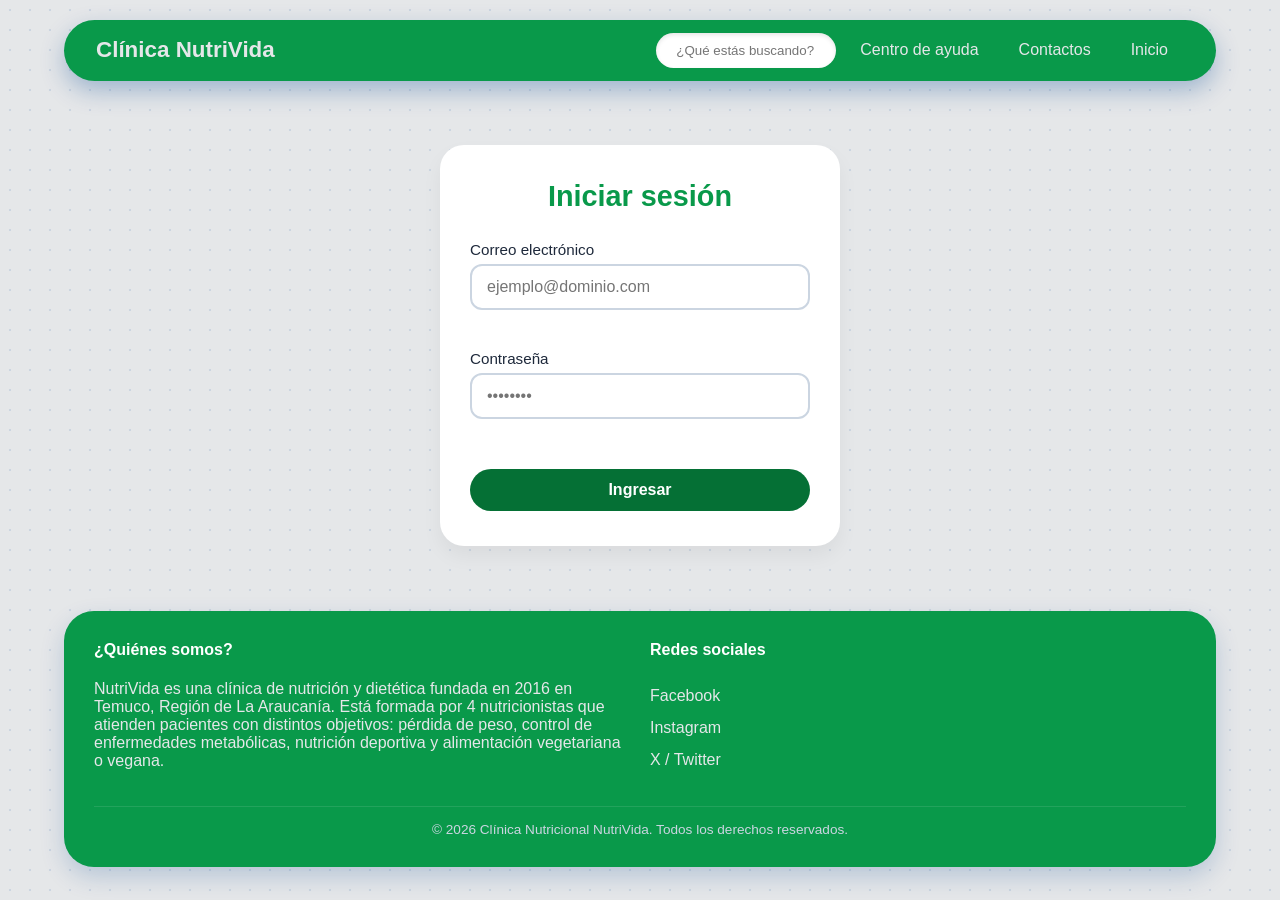
<file: html/iniciarSesion.html>
<!DOCTYPE html>
<html lang="es">
<head>
    <meta charset="UTF-8">
    <meta name="viewport" content="width=device-width, initial-scale=1.0">
    <link rel="icon" type="image/png" href="../img/Gemini_Generated_Image_iem1bjiem1bjiem1.png">
    <link rel="stylesheet" href="../css/login.css">
    <title>Iniciar sesión - Clínica NutriVida</title>
</head>
<body>

    <header>
        <h1 class="TituloPagina">Clínica NutriVida</h1>

        <input type="checkbox" id="menu-toggle" class="menu-toggle" hidden>
        <label for="menu-toggle" class="menu-btn" aria-label="Abrir menú">
            <span></span>
            <span></span>
            <span></span>
        </label>

        <div class="contenedor-header">
            <nav>
                <input type="text" class="Buscador" placeholder="¿Qué estás buscando?" aria-label="Buscar">
                <a href="#">Centro de ayuda</a>
                <a href="#">Contactos</a>
                <a href="index.html">Inicio</a>
            </nav>
        </div>
    </header>

    <main class="IniciarSesion">
        <form id="form-login">
            <h2>Iniciar sesión</h2>

            <div class="formularioIniciarSesion">
                <label for="correo">Correo electrónico</label>
                <input type="email" name="correo" id="correo" placeholder="ejemplo@dominio.com" required/>
                <span class="error" id="error-correo"></span>
            </div>

            <div class="formularioIniciarSesion">
                <label for="contrasena">Contraseña</label>
                <input type="password" name="contrasena" id="contrasena" placeholder="••••••••" required minlength="3"/>
                <span class="error" id="error-contrasena"></span>
            </div>

            <button type="submit" >Ingresar</button>
        </form>
    </main>

    <footer class="footer-flotante">
        <div class="columna-footer">
            <h4>¿Quiénes somos?</h4>
            <p>
                NutriVida es una clínica de nutrición y dietética fundada en 2016 en Temuco, Región de La
                Araucanía. Está formada por 4 nutricionistas que atienden pacientes con distintos objetivos:
                pérdida de peso, control de enfermedades metabólicas, nutrición deportiva y alimentación
                vegetariana o vegana.
            </p>
        </div>

        <div class="columna-footer">
            <h4>Redes sociales</h4>
            <ul class="redes-lista">
                <li><a href="#">Facebook</a></li>
                <li><a href="#">Instagram</a></li>
                <li><a href="#">X / Twitter</a></li>
            </ul>
        </div>

        <div class="footer-copy">
            <p>&copy; 2026 Clínica Nutricional NutriVida. Todos los derechos reservados.</p>
        </div>
    </footer>

    <script src="../js/iniciarSesion.js">
    </script>

</body>
</html>
</file>
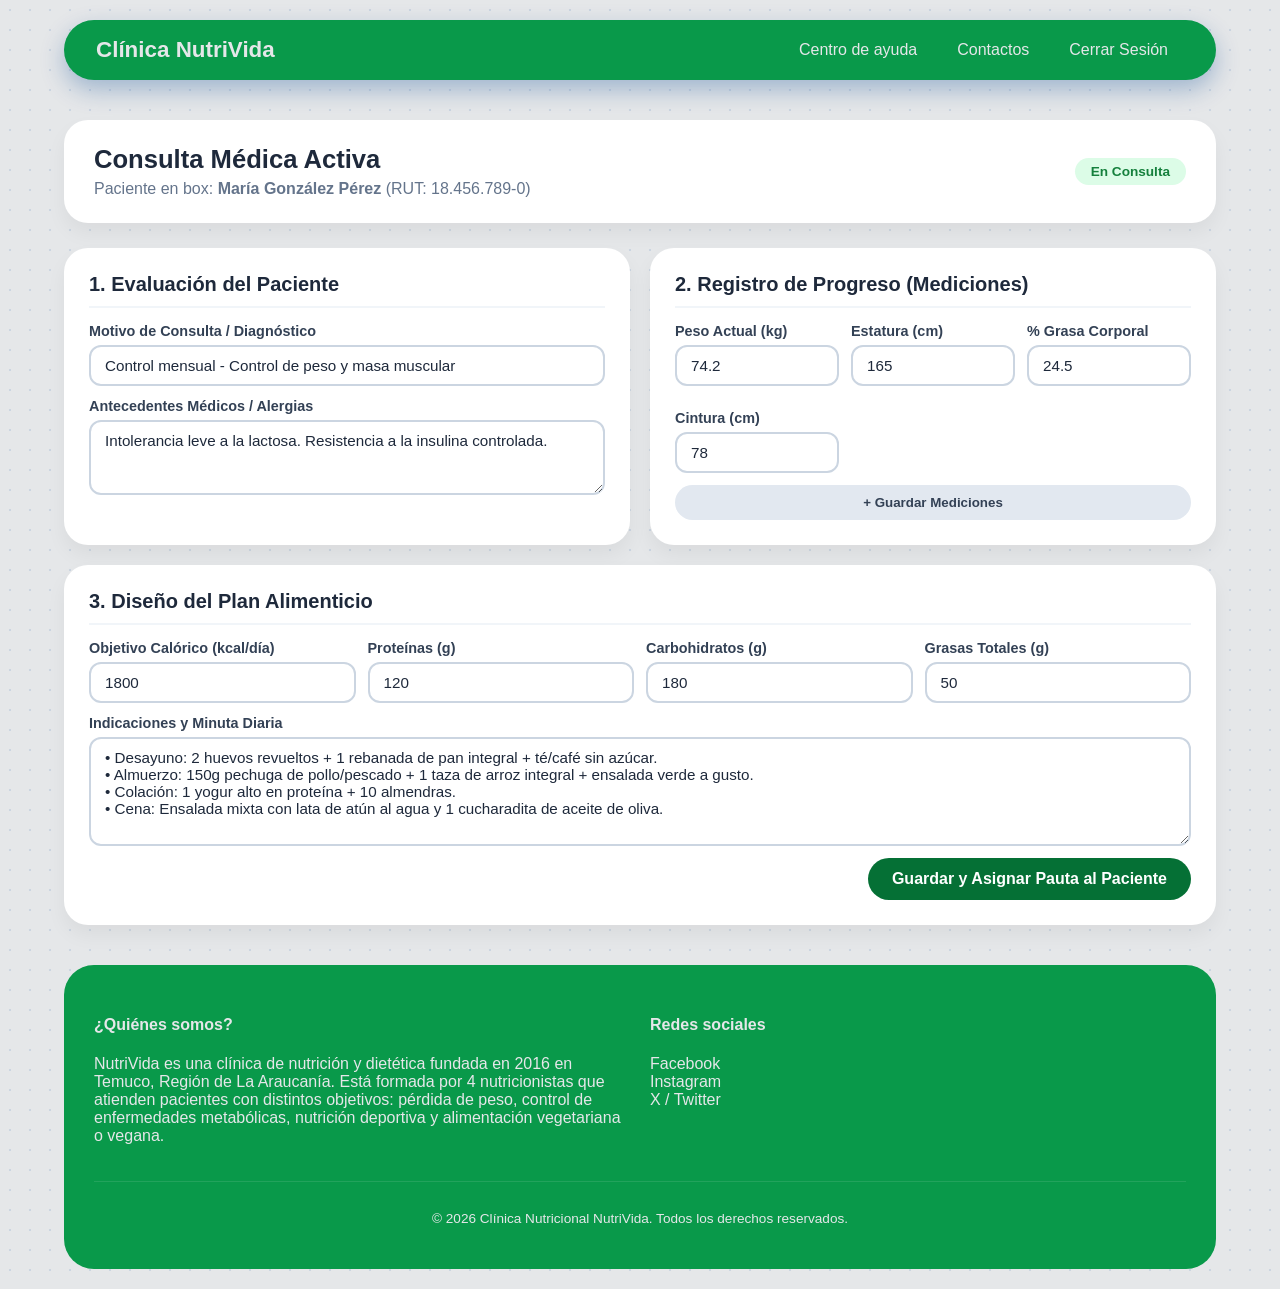
<file: html/nutricionista.html>
<!DOCTYPE html>
<html lang="es">
<head>
    <meta charset="UTF-8">
    <meta name="viewport" content="width=device-width, initial-scale=1.0">        
    <link rel="icon" type="image/png" href="../img/Gemini_Generated_Image_iem1bjiem1bjiem1.png">
    <link rel="stylesheet" href="../css/nutricionista.css">
    <title>Panel Nutricionista - Clínica NutriVida</title>
</head>
<body>
    <header>
        <h1 class="TituloPagina">Clínica NutriVida</h1>
        <input type="checkbox" id="menu-toggle" class="menu-toggle" hidden>
        <label for="menu-toggle" class="menu-btn" aria-label="Abrir menú">
            <span></span>
            <span></span>
            <span></span>
        </label>

        <div class="contenedor-header">
            <nav>
                <a href="#">Centro de ayuda</a>
                <a href="#">Contactos</a>
                <a href="iniciarSesion.html">Cerrar Sesión</a>
            </nav>
        </div>
    </header>

    <main class="contenedor-principal">
        
        <section class="seccion-bienvenida">
            <div class="info-nutri-header">
                <h2>Consulta Médica Activa</h2>
                <p>Paciente en box: <strong>María González Pérez</strong> (RUT: 18.456.789-0)</p>
            </div>
            <span class="badge badge-en-curso">En Consulta</span>
        </section>

        
        <section class="grid-atencion">

       
            <article class="tarjeta-modulo">
                <h3>1. Evaluación del Paciente</h3>
                <form class="form-evaluacion">
                    <div class="grupo-campo">
                        <label for="motivo">Motivo de Consulta / Diagnóstico</label>
                        <input type="text" id="motivo" value="Control mensual - Control de peso y masa muscular" readonly>
                    </div>
                    <div class="grupo-campo">
                        <label for="antecedentes">Antecedentes Médicos / Alergias</label>
                        <textarea id="antecedentes" rows="3" placeholder="Registrar alergias, patologías o intolerancias...">Intolerancia leve a la lactosa. Resistencia a la insulina controlada.</textarea>
                    </div>
                </form>
            </article>

            <article class="tarjeta-modulo">
                <h3>2. Registro de Progreso (Mediciones)</h3>
                <form class="form-mediciones">
                    <div class="filtro-inputs">
                        <div class="grupo-campo">
                            <label for="peso">Peso Actual (kg)</label>
                            <input type="number" id="peso" step="0.1" value="74.2">
                        </div>
                        <div class="grupo-campo">
                            <label for="estatura">Estatura (cm)</label>
                            <input type="number" id="estatura" value="165">
                        </div>
                        <div class="grupo-campo">
                            <label for="grasa">% Grasa Corporal</label>
                            <input type="number" id="grasa" step="0.1" value="24.5">
                        </div>
                        <div class="grupo-campo">
                            <label for="cintura">Cintura (cm)</label>
                            <input type="number" id="cintura" value="78">
                        </div>
                    </div>
                    <button type="button" class="btn-secundario">+ Guardar Mediciones</button>
                </form>
            </article>

            <article class="tarjeta-modulo ancho-completo">
                <h3>3. Diseño del Plan Alimenticio</h3>
                <form class="form-pauta">
                    <div class="filtro-inputs">
                        <div class="grupo-campo">
                            <label for="calorias">Objetivo Calórico (kcal/día)</label>
                            <input type="number" id="calorias" placeholder="Ej: 1800" value="1800">
                        </div>
                        <div class="grupo-campo">
                            <label for="proteinas">Proteínas (g)</label>
                            <input type="number" id="proteinas" placeholder="Ej: 120" value="120">
                        </div>
                        <div class="grupo-campo">
                            <label for="carbos">Carbohidratos (g)</label>
                            <input type="number" id="carbos" placeholder="Ej: 180" value="180">
                        </div>
                        <div class="grupo-campo">
                            <label for="grasas">Grasas Totales (g)</label>
                            <input type="number" id="grasas" placeholder="Ej: 50" value="50">
                        </div>
                    </div>

                    <div class="grupo-campo">
                        <label for="pauta-detalle">Indicaciones y Minuta Diaria</label>
                        <textarea id="pauta-detalle" rows="5" placeholder="Escriba aquí la pauta de comidas (Desayuno, Almuerzo, Colaciones, Cena)...">• Desayuno: 2 huevos revueltos + 1 rebanada de pan integral + té/café sin azúcar.
• Almuerzo: 150g pechuga de pollo/pescado + 1 taza de arroz integral + ensalada verde a gusto.
• Colación: 1 yogur alto en proteína + 10 almendras.
• Cena: Ensalada mixta con lata de atún al agua y 1 cucharadita de aceite de oliva.</textarea>
                    </div>

                    <div class="acciones-finales">
                        <button type="submit" class="btn-principal">Guardar y Asignar Pauta al Paciente</button>
                    </div>
                </form>
            </article>

        </section>
    </main>

    <footer class="footer-flotante">
        <div class="columna-footer">
            <h4>¿Quiénes somos?</h4>
            <p>
                NutriVida es una clínica de nutrición y dietética fundada en 2016 en Temuco, Región de La
                Araucanía. Está formada por 4 nutricionistas que atienden pacientes con distintos objetivos:
                pérdida de peso, control de enfermedades metabólicas, nutrición deportiva y alimentación
                vegetariana o vegana.
            </p>
        </div>

        <div class="columna-footer">
            <h4>Redes sociales</h4>
            <ul class="redes-lista">
                <li><a href="#">Facebook</a></li>
                <li><a href="#">Instagram</a></li>
                <li><a href="#">X / Twitter</a></li>
            </ul>
        </div>

        <div class="footer-copy">
            <p>&copy; 2026 Clínica Nutricional NutriVida. Todos los derechos reservados.</p>
        </div>
    </footer>

    <script src="../js/nutricionista.js">
    </script>
</body>
</html>
</file>
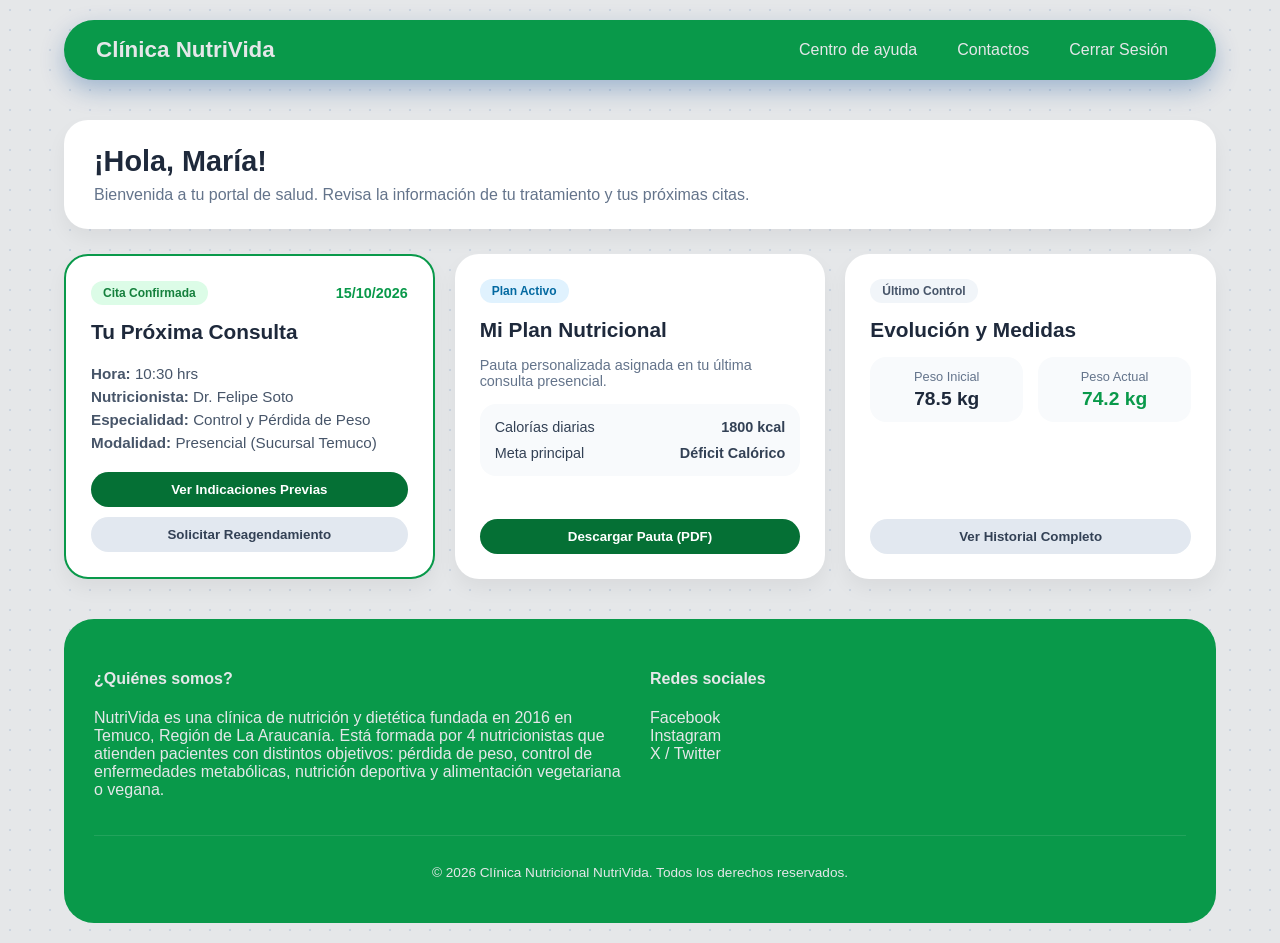
<file: html/paciente.html>
<!DOCTYPE html>
<html lang="es">
<head>
    <meta charset="UTF-8">
    <meta name="viewport" content="width=device-width, initial-scale=1.0">        
    <link rel="icon" type="image/png" href="../img/Gemini_Generated_Image_iem1bjiem1bjiem1.png">
    <link rel="stylesheet" href="../css/paciente.css">
    <title>Mi Portal - Clínica NutriVida</title>
</head>
<body>
    <header>
        <h1 class="TituloPagina">Clínica NutriVida</h1>
        <input type="checkbox" id="menu-toggle" class="menu-toggle" hidden>
        <label for="menu-toggle" class="menu-btn" aria-label="Abrir menú">
            <span></span>
            <span></span>
            <span></span>
        </label>

        <div class="contenedor-header">
            <nav>
                <a href="#">Centro de ayuda</a>
                <a href="#">Contactos</a>
                <a href="iniciarSesion.html">Cerrar Sesión</a>
            </nav>
        </div>
    </header>

    <main class="contenedor-principal">
        <section class="seccion-bienvenida">
            <h2>¡Hola, María! </h2>
            <p>Bienvenida a tu portal de salud. Revisa la información de tu tratamiento y tus próximas citas.</p>
        </section>

        <section class="grid-paciente">

            <article class="tarjeta-paciente destacado">
                <div class="encabezado-tarjeta">
                    <span class="badge badge-confirmado">Cita Confirmada</span>
                    <span class="fecha-badge">15/10/2026</span>
                </div>
                <h3>Tu Próxima Consulta</h3>
                <div class="info-cita">
                    <p><strong>Hora:</strong> 10:30 hrs</p>
                    <p><strong>Nutricionista:</strong> Dr. Felipe Soto</p>
                    <p><strong>Especialidad:</strong> Control y Pérdida de Peso</p>
                    <p><strong>Modalidad:</strong> Presencial (Sucursal Temuco)</p>
                </div>
                <div class="acciones-paciente">
                    <button class="btn-principal">Ver Indicaciones Previas</button>
                    <button class="btn-secundario">Solicitar Reagendamiento</button>
                </div>
            </article>

            <article class="tarjeta-paciente">
                <div class="encabezado-tarjeta">
                    <span class="badge badge-activo">Plan Activo</span>
                </div>
                <h3>Mi Plan Nutricional</h3>
                <p class="descripcion-plan">Pauta personalizada asignada en tu última consulta presencial.</p>
                
                <div class="resumen-plan">
                    <div class="item-resumen">
                        <span>Calorías diarias</span>
                        <strong>1800 kcal</strong>
                    </div>
                    <div class="item-resumen">
                        <span>Meta principal</span>
                        <strong>Déficit Calórico</strong>
                    </div>
                </div>

                <div class="acciones-paciente">
                    <button class="btn-principal">Descargar Pauta (PDF)</button>
                </div>
            </article>

            <article class="tarjeta-paciente">
                <div class="encabezado-tarjeta">
                    <span class="badge badge-info">Último Control</span>
                </div>
                <h3>Evolución y Medidas</h3>
                
                <div class="estadisticas-progreso">
                    <div class="stat-box">
                        <span class="stat-titulo">Peso Inicial</span>
                        <span class="stat-valor">78.5 kg</span>
                    </div>
                    <div class="stat-box">
                        <span class="stat-titulo">Peso Actual</span>
                        <span class="stat-valor verde">74.2 kg</span>
                    </div>
                </div>

                <div class="acciones-paciente">
                    <button class="btn-secundario">Ver Historial Completo</button>
                </div>
            </article>

        </section>
    </main>

    <footer class="footer-flotante">
        <div class="columna-footer">
            <h4>¿Quiénes somos?</h4>
            <p>
                NutriVida es una clínica de nutrición y dietética fundada en 2016 en Temuco, Región de La
                Araucanía. Está formada por 4 nutricionistas que atienden pacientes con distintos objetivos:
                pérdida de peso, control de enfermedades metabólicas, nutrición deportiva y alimentación
                vegetariana o vegana.
            </p>
        </div>

        <div class="columna-footer">
            <h4>Redes sociales</h4>
            <ul class="redes-lista">
                <li><a href="#">Facebook</a></li>
                <li><a href="#">Instagram</a></li>
                <li><a href="#">X / Twitter</a></li>
            </ul>
        </div>

        <div class="footer-copy">
            <p>&copy; 2026 Clínica Nutricional NutriVida. Todos los derechos reservados.</p>
        </div>
    </footer>

    <script src="../js/paciente.js"></script>
</body>
</html>
</file>
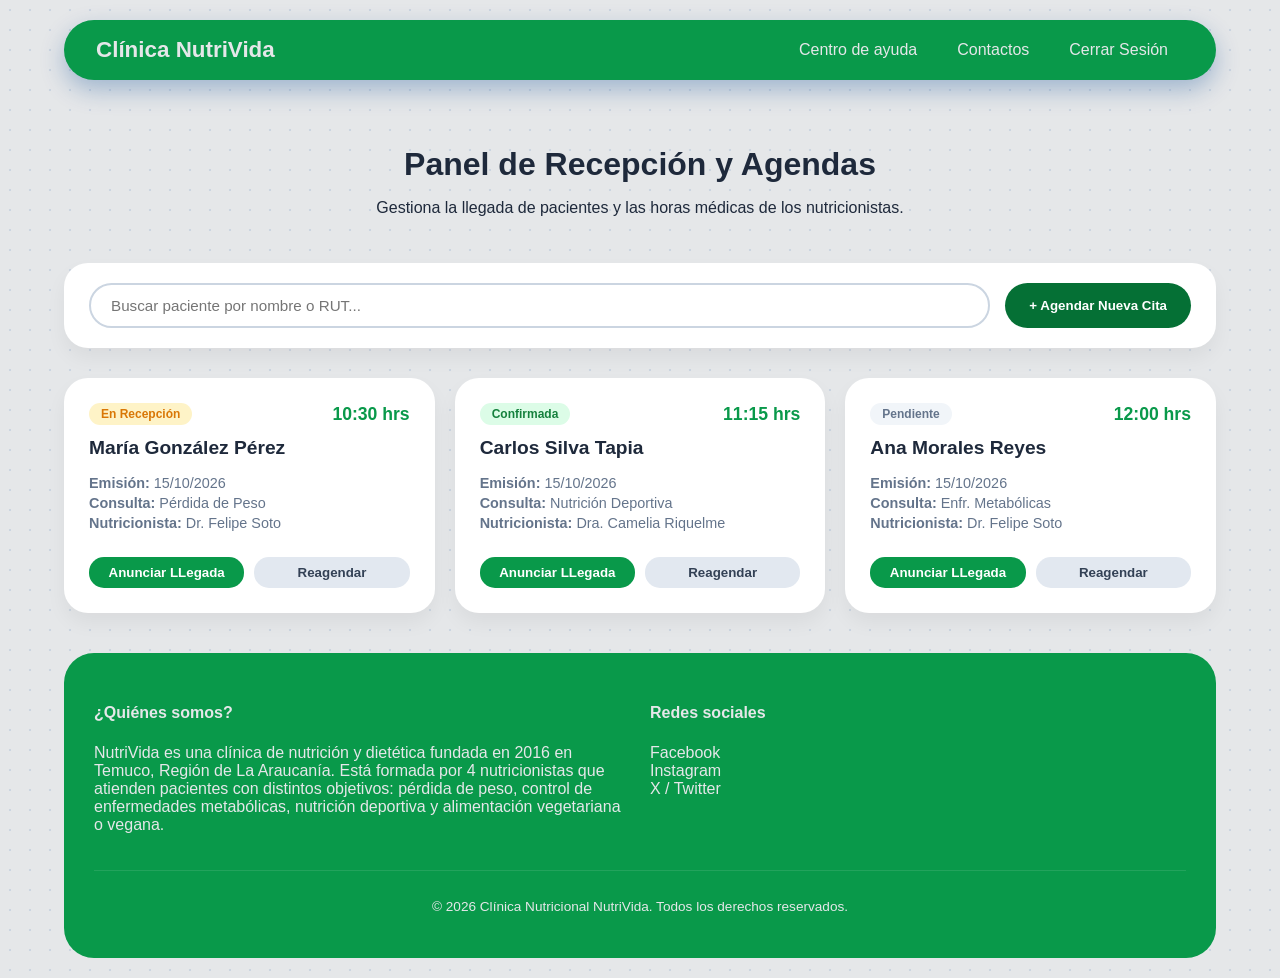
<file: html/secretaria.html>
<!DOCTYPE html>
<html lang="es">
<head>
    <meta charset="UTF-8">
    <meta name="viewport" content="width=device-width, initial-scale=1.0">        
    <link rel="icon" type="image/png" href="../img/Gemini_Generated_Image_iem1bjiem1bjiem1.png">
    <link rel="stylesheet" href="../css/secretaria.css">
    <title>Panel de Secretaría - Clínica NutriVida</title>
</head>
<body>
    <header>
        <h1 class="TituloPagina">Clínica NutriVida</h1>
        <input type="checkbox" id="menu-toggle" class="menu-toggle" hidden>
        <label for="menu-toggle" class="menu-btn" aria-label="Abrir menú">
            <span></span>
            <span></span>
            <span></span>
        </label>

        <div class="contenedor-header">
            <nav>
                <a href="#">Centro de ayuda</a>
                <a href="#">Contactos</a>
                <a href="iniciarSesion.html">Cerrar Sesión</a>
            </nav>
        </div>
    </header>

    <main class="contenedor-principal">
        <section class="seccion-titulo">
            <h2>Panel de Recepción y Agendas</h2>
            <p>Gestiona la llegada de pacientes y las horas médicas de los nutricionistas.</p>
        </section>

        <section class="tarjeta-filtro">
            <input type="text" class="Buscador-panel" placeholder="Buscar paciente por nombre o RUT...">
            <button class="btn-nueva-cita">+ Agendar Nueva Cita</button>
        </section>

        <section class="grid-citas">
            
            <article class="tarjeta-cita">
                <div class="encabezado-cita">
                    <span class="badge badge-espera">En Recepción</span>
                    <span class="hora-cita">10:30 hrs</span>
                </div>
                <h3>María González Pérez</h3>
                <div class="detalles-cita">
                    <p><strong>Emisión:</strong> 15/10/2026</p>
                    <p><strong>Consulta:</strong> Pérdida de Peso</p>
                    <p><strong>Nutricionista:</strong> Dr. Felipe Soto</p>
                </div>
                <div class="acciones-cita">
                    <button class="btn-atender">Anunciar LLegada</button>
                    <button class="btn-secundario">Reagendar</button>
                </div>
            </article>

            <article class="tarjeta-cita">
                <div class="encabezado-cita">
                    <span class="badge badge-confirmado">Confirmada</span>
                    <span class="hora-cita">11:15 hrs</span>
                </div>
                <h3>Carlos Silva Tapia</h3>
                <div class="detalles-cita">
                    <p><strong>Emisión:</strong> 15/10/2026</p>
                    <p><strong>Consulta:</strong> Nutrición Deportiva</p>
                    <p><strong>Nutricionista:</strong> Dra. Camelia Riquelme</p>
                </div>
                <div class="acciones-cita">
                    <button class="btn-atender">Anunciar LLegada</button>
                    <button class="btn-secundario">Reagendar</button>
                </div>
            </article>

            <article class="tarjeta-cita">
                <div class="encabezado-cita">
                    <span class="badge badge-pendiente">Pendiente</span>
                    <span class="hora-cita">12:00 hrs</span>
                </div>
                <h3>Ana Morales Reyes</h3>
                <div class="detalles-cita">
                    <p><strong>Emisión:</strong> 15/10/2026</p>
                    <p><strong>Consulta:</strong> Enfr. Metabólicas</p>
                    <p><strong>Nutricionista:</strong> Dr. Felipe Soto</p>
                </div>
                <div class="acciones-cita">
                    <button class="btn-atender">Anunciar LLegada</button>
                    <button class="btn-secundario">Reagendar</button>
                </div>
            </article>

        </section>
    </main>

    <footer class="footer-flotante">
        <div class="columna-footer">
            <h4>¿Quiénes somos?</h4>
            <p>
                NutriVida es una clínica de nutrición y dietética fundada en 2016 en Temuco, Región de La
                Araucanía. Está formada por 4 nutricionistas que atienden pacientes con distintos objetivos:
                pérdida de peso, control de enfermedades metabólicas, nutrición deportiva y alimentación
                vegetariana o vegana.
            </p>
        </div>

        <div class="columna-footer">
            <h4>Redes sociales</h4>
            <ul class="redes-lista">
                <li><a href="#">Facebook</a></li>
                <li><a href="#">Instagram</a></li>
                <li><a href="#">X / Twitter</a></li>
            </ul>
        </div>

        <div class="footer-copy">
            <p>&copy; 2026 Clínica Nutricional NutriVida. Todos los derechos reservados.</p>
        </div>
    </footer>

    <script src="../js/secretaria.js"></script>
</body>
</html>
</file>
<file: styles.css>
:root {
    --color-principal: #09994a;
    --texto-principal: #e5e7e9;
    --color-boton: #057035;
}

*,
*::before,
*::after {
    box-sizing: border-box;
}

body {
    margin: 0;
    font-family: 'Segoe UI', Tahoma, Geneva, Verdana, sans-serif;
    background: #e5e7e9;
    background-image: radial-gradient(#cbd5e1 1px, transparent 1px);
    background-size: 20px 20px;
}

header {
    background-color: var(--color-principal);
    color: var(--texto-principal);
    margin: 20px auto;
    width: 90%;
    max-width: 1200px;
    border-radius: 50px;
    padding: 0.8rem 2rem;
    box-shadow: 0 10px 25px rgba(0, 68, 145, 0.3);
    position: sticky;
    top: 20px;
    z-index: 1000;
    display: flex;
    justify-content: space-between;
    align-items: center;
    flex-wrap: wrap;
    gap: 12px;
}

.TituloPagina {
    font-size: 1.4rem;
    font-weight: bold;
    color: var(--texto-principal);
    margin: 0;
}

.contenedor-header {
    display: flex;
    align-items: center;
}

header nav {
    display: flex;
    align-items: center;
    flex-wrap: wrap;
    gap: 8px;
}

header nav a {
    color: var(--texto-principal);
    text-decoration: none;
    font-weight: 500;
    padding: 8px 16px;
    border-radius: 20px;
    transition: background-color 0.3s ease;
    white-space: nowrap;
}

header nav a:hover {
    background-color: rgba(255, 255, 255, 0.12);
}

.menu-btn {
    display: none;
    flex-direction: column;
    justify-content: center;
    gap: 5px;
    cursor: pointer;
    padding: 8px;
}

.menu-btn span {
    display: block;
    width: 22px;
    height: 2px;
    background: var(--texto-principal);
    border-radius: 2px;
}

.Buscador {
    padding: 10px 20px;
    border-radius: 30px;
    border: none;
    outline: none;
    width: 180px;
    max-width: 100%;
    box-shadow: inset 0 2px 4px rgba(0, 0, 0, 0.1);
}

header nav button {
    background-color: var(--color-boton);
    color: white;
    border: none;
    padding: 10px 20px;
    border-radius: 30px;
    font-weight: bold;
    cursor: pointer;
    white-space: nowrap;
}

header nav button:hover {
    filter: brightness(1.08);
}

.contenedor-principal {
    width: 90%;
    max-width: 1200px;
    margin: 40px auto;
    display: flex;
    flex-direction: column;
    gap: 40px;
}

.seccion-titulo {
    text-align: center;
    color: #1e293b;
}

.seccion-titulo h2 {
    font-size: 2rem;
    margin-bottom: 8px;
}

.seccion-titulo p {
    margin: 0;
}

.grid-servicios {
    display: grid;
    grid-template-columns: repeat(auto-fit, minmax(240px, 1fr));
    gap: 20px;
}

.tarjeta-servicio {
    background-color: #ffffff;
    padding: 25px;
    border-radius: 24px;
    box-shadow: 0 10px 20px rgba(0, 0, 0, 0.05);
    border: 1px solid rgba(255, 255, 255, 0.8);
    transition: transform 0.3s ease, box-shadow 0.3s ease;
}

.tarjeta-servicio:hover {
    transform: translateY(-8px);
    box-shadow: 0 15px 30px rgba(0, 68, 145, 0.12);
}

.tarjeta-servicio h3 {
    color: var(--color-principal);
    margin-top: 0;
    margin-bottom: 12px;
}

.tarjeta-servicio p {
    color: #64748b;
    line-height: 1.5;
    margin: 0;
}

form {
    display: flex;
    flex-direction: column;
    gap: 15px;
}

.contenedor-reserva {
    display: grid;
    grid-template-columns: 1fr 1fr;
    gap: 20px;
}

.tarjeta-formulario {
    background-color: #ffffff;
    padding: 30px;
    border-radius: 24px;
    box-shadow: 0 10px 20px rgba(0, 0, 0, 0.05);
    display: flex;
    flex-direction: column;
    justify-content: center;
}

.tarjeta-formulario h2 {
    color: var(--color-principal);
    margin-top: 0;
    margin-bottom: 20px;
}

.tarjeta-imagen {
    background: white;
    border-radius: 24px;
    overflow: hidden;
    box-shadow: 0 10px 20px rgba(0, 0, 0, 0.05);
    display: flex;
    flex-direction: column;
    justify-content: flex-start;
}

.tarjeta-imagen img {
    width: 100%;
    height: 460px;
    object-fit: cover;
    display: block;
}

.form-group {
    display: flex;
    flex-direction: column;
    gap: 8px;
}

.form-row {
    display: grid;
    grid-template-columns: 1fr 1fr;
    gap: 15px;
}

label {
    color: #1e293b;
    font-weight: 500;
    font-size: 0.95rem;
}

select,
input[type="date"],
input[type="time"] {
    padding: 12px 15px;
    border: 2px solid #cbd5e1;
    border-radius: 8px;
    font-size: 1rem;
    font-family: inherit;
    color: #1e293b;
    background-color: #ffffff;
    transition: border-color 0.3s ease, box-shadow 0.3s ease;
    cursor: pointer;
}

select:hover,
input[type="date"]:hover,
input[type="time"]:hover {
    border-color: var(--color-principal);
}

select:focus,
input[type="date"]:focus,
input[type="time"]:focus {
    outline: none;
    border-color: var(--color-principal);
    box-shadow: 0 0 0 3px rgba(9, 153, 74, 0.1);
}

select option {
    color: #1e293b;
    background-color: #ffffff;
}

.botones-formulario {
    display: flex;
    gap: 12px;
    justify-content: flex-start;
    margin-top: 20px;
}

.btn-reservar,
.btn-anular {
    padding: 12px 24px;
    border: none;
    border-radius: 8px;
    font-size: 1rem;
    font-weight: 600;
    cursor: pointer;
    transition: all 0.3s ease;
    flex: 1;
}

.btn-reservar {
    background-color: var(--color-boton);
    color: white;
}

.btn-reservar:hover {
    filter: brightness(1.1);
    transform: translateY(-2px);
}

.btn-anular {
    background-color: #e2e8f0;
    color: #1e293b;
}

.btn-anular:hover {
    background-color: #cbd5e1;
    transform: translateY(-2px);
}

.contenedor-ubicacion {
    display: grid;
    grid-template-columns: 1fr 1fr;
    gap: 20px;
}

.tarjeta-ubicacion {
    background: white;
    padding: 30px;
    border-radius: 24px;
    box-shadow: 0 10px 20px rgba(0, 0, 0, 0.05);
    display: flex;
    flex-direction: column;
    justify-content: center;
}

.tarjeta-ubicacion h2 {
    color: var(--color-principal);
    margin-top: 0;
    margin-bottom: 10px;
}

.detalle-contacto {
    margin-top: 15px;
    line-height: 1.8;
    color: #475569;
}

.tarjeta-mapa {
    grid-column: 2;
    grid-row: 1 / span 2;
    background: white;
    border-radius: 24px;
    overflow: hidden;
    box-shadow: 0 10px 20px rgba(0, 0, 0, 0.05);
    min-height: 280px;
}

.tarjeta-mapa iframe {
    width: 100%;
    height: 100%;
    min-height: 280px;
    display: block;
    border: 0;
}

.FotoPrincipal img{
    grid-column: 1;
    grid-row: 1 / span 2;
    background: white;
    border-radius: 24px;
    overflow: hidden;
    box-shadow: 0 10px 20px rgba(0, 0, 0, 0.05);
    min-height: 280px;
}

.footer-flotante {
    width: 90%;
    max-width: 1200px;
    margin: 40px auto 20px auto;
    background-color: var(--color-principal);
    color: var(--texto-principal);
    padding: 30px;
    border-radius: 30px;
    display: flex;
    flex-wrap: wrap;
    justify-content: space-between;
    gap: 20px;
    box-shadow: 0 10px 25px rgba(0, 68, 145, 0.2);
}

.columna-footer {
    flex: 1 1 280px;
}

.columna-footer h4 {
    margin-top: 0;
    color: #ffffff;
}

.redes-lista {
    list-style: none;
    padding: 0;
    margin: 0;
}

.redes-lista li a {
    color: var(--texto-principal);
    text-decoration: none;
    line-height: 2;
    transition: color 0.2s;
}

.redes-lista li a:hover {
    color: #ffffff;
}

.footer-copy {
    flex-basis: 100%;
    width: 100%;
    text-align: center;
    border-top: 1px solid rgba(255, 255, 255, 0.1);
    padding-top: 15px;
    font-size: 0.85rem;
    color: #cbd5e1;
}

.footer-copy p {
    margin: 0;
}

@media (max-width: 900px) {
    header {
        border-radius: 28px;
        padding: 0.8rem 1.2rem;
    }

    .seccion-titulo h2 {
        font-size: 1.6rem;
    }
}

@media (max-width: 768px) {
    header {
        top: 12px;
        margin: 12px auto;
        border-radius: 24px;
        align-items: center;
    }

    .menu-btn {
        display: flex;
        margin-left: auto;
    }

    .contenedor-header {
        display: none;
        width: 100%;
    }

    .menu-toggle:checked ~ .contenedor-header {
        display: block;
    }

    header nav {
        flex-direction: column;
        align-items: stretch;
        width: 100%;
        padding: 8px 0 12px;
    }

    .Buscador,
    header nav a,
    header nav button {
        width: 100%;
        text-align: center;
    }

    .contenedor-principal {
        margin: 24px auto;
        gap: 24px;
    }

    .grid-servicios {
        grid-template-columns: 1fr;
    }

    .tarjeta-servicio:hover {
        transform: none;
    }

    .contenedor-ubicacion {
        grid-template-columns: 1fr;
    }

    .tarjeta-mapa {
        grid-column: auto;
        grid-row: auto;
    }

    .contenedor-reserva {
        grid-template-columns: 1fr;
    }

    form {
        grid-template-columns: 1fr 1fr;
        gap: 10px;
    }

    .form-group:nth-child(5),
    .form-group:nth-child(6),
    .botones-formulario {
        grid-column: 1 / 3;
    }

    .tarjeta-formulario,
    .tarjeta-imagen,
    .tarjeta-ubicacion,
    .tarjeta-mapa,
    .footer-flotante {
        border-radius: 20px;
    }

    .footer-flotante {
        padding: 24px 20px;
        margin: 24px auto 16px;
    }
}

@media (max-width: 480px) {
    header {
        width: 94%;
        padding: 0.7rem 1rem;
    }

    .TituloPagina {
        font-size: 1.15rem;
    }

    .contenedor-principal,
    .footer-flotante {
        width: 94%;
    }

    .seccion-titulo h2 {
        font-size: 1.4rem;
    }

    .tarjeta-servicio,
    .tarjeta-ubicacion,
    .tarjeta-formulario {
        padding: 15px;
    }

    .tarjeta-mapa iframe {
        min-height: 220px;
    }

    form {
        grid-template-columns: 1fr;
        gap: 8px;
    }

    .form-group:nth-child(5),
    .form-group:nth-child(6),
    .botones-formulario {
        grid-column: auto;
    }

    .botones-formulario {
        flex-direction: column;
    }

    .btn-reservar,
    .btn-anular {
        width: 100%;
    }

    .tarjeta-imagen img {
        height: 220px;
    }

    .tarjeta-formulario {
        min-height: auto;
    }
}
</file>
<file: css/styles.css>
:root {
    --color-principal: #09994a;
    --texto-principal: #e5e7e9;
    --color-boton: #057035;
}

*,
*::before,
*::after {
    box-sizing: border-box;
}

body {
    margin: 0;
    font-family: 'Segoe UI', Tahoma, Geneva, Verdana, sans-serif;
    background: #e5e7e9;
    background-image: radial-gradient(#cbd5e1 1px, transparent 1px);
    background-size: 20px 20px;
}

h1,
h2,
h3,
h4,
h5,
h6 {
    font-weight: bold;
}

header {
    background-color: var(--color-principal);
    color: var(--texto-principal);
    margin: 20px auto;
    width: 90%;
    max-width: 1200px;
    border-radius: 50px;
    padding: 0.8rem 2rem;
    box-shadow: 0 10px 25px rgba(0, 68, 145, 0.3);
    position: sticky;
    top: 20px;
    z-index: 1000;
    display: flex;
    justify-content: space-between;
    align-items: center;
    flex-wrap: wrap;
    gap: 12px;
}

.TituloPagina {
    font-size: 1.4rem;
    font-weight: bold;
    color: var(--texto-principal);
    margin: 0;
}

.contenedor-header {
    display: flex;
    align-items: center;
}

header nav {
    display: flex;
    align-items: center;
    flex-wrap: wrap;
    gap: 8px;
}

header nav a {
    color: var(--texto-principal);
    text-decoration: none;
    font-weight: 500;
    padding: 8px 16px;
    border-radius: 20px;
    transition: background-color 0.3s ease;
    white-space: nowrap;
}

header nav a:hover {
    background-color: rgba(255, 255, 255, 0.12);
}

.menu-btn {
    display: none;
    flex-direction: column;
    justify-content: center;
    gap: 5px;
    cursor: pointer;
    padding: 8px;
}

.menu-btn span {
    display: block;
    width: 22px;
    height: 2px;
    background: var(--texto-principal);
    border-radius: 2px;
}

.Buscador {
    padding: 10px 20px;
    border-radius: 30px;
    border: none;
    outline: none;
    width: clamp(220px, 20vw, 280px);
    max-width: 100%;
    box-shadow: inset 0 2px 4px rgba(0, 0, 0, 0.1);
}

header nav button {
    background-color: var(--color-boton);
    color: white;
    border: none;
    padding: 10px 20px;
    border-radius: 30px;
    font-weight: bold;
    cursor: pointer;
    white-space: nowrap;
}

header nav button:hover {
    filter: brightness(1.08);
}

.contenedor-principal {
    width: 90%;
    max-width: 1200px;
    margin: 40px auto;
    display: flex;
    flex-direction: column;
    gap: 40px;
}

.seccion-titulo {
    text-align: center;
    color: #1e293b;
}

.seccion-titulo h2 {
    font-size: 2rem;
    margin-bottom: 8px;
}

.seccion-titulo p {
    margin: 0;
}

.grid-servicios {
    display: grid;
    grid-template-columns: repeat(auto-fit, minmax(0, 1fr));
    gap: 20px;
}

.tarjeta-servicio {
    min-width: 0;
    background-color: #ffffff;
    padding: 25px;
    border-radius: 24px;
    box-shadow: 0 10px 20px rgba(0, 0, 0, 0.05);
    border: 1px solid rgba(255, 255, 255, 0.8);
    transition: transform 0.3s ease, box-shadow 0.3s ease;
}

.tarjeta-servicio:hover {
    transform: translateY(-8px);
    box-shadow: 0 15px 30px rgba(0, 68, 145, 0.12);
}

.tarjeta-servicio h3 {
    color: var(--color-principal);
    margin-top: 0;
    margin-bottom: 12px;
    font-size: 1.25rem;
    line-height: 1.3;
    overflow-wrap: break-word;
    word-break: normal;
}

.tarjeta-servicio p {
    color: #64748b;
    line-height: 1.5;
    margin: 0;
}

form {
    display: flex;
    flex-direction: column;
    gap: 15px;
}

.contenedor-reserva {
    display: grid;
    grid-template-columns: 1fr 1fr;
    gap: 20px;
}

.tarjeta-formulario {
    background-color: #ffffff;
    padding: 30px;
    border-radius: 24px;
    box-shadow: 0 10px 20px rgba(0, 0, 0, 0.05);
    display: flex;
    flex-direction: column;
    justify-content: center;
}

.tarjeta-formulario h2 {
    color: var(--color-principal);
    margin-top: 0;
    margin-bottom: 20px;
}

.tarjeta-imagen {
    background: white;
    border-radius: 24px;
    overflow: hidden;
    box-shadow: 0 10px 20px rgba(0, 0, 0, 0.05);
    display: flex;
    flex-direction: column;
    min-height: 460px;
}

.tarjeta-imagen .carousel,
.tarjeta-imagen .carousel-inner,
.tarjeta-imagen .carousel-item {
    height: 100%;
}

.tarjeta-imagen .carousel {
    flex: 1;
}

.tarjeta-imagen img {
    width: 100%;
    height: 100%;
    min-height: 460px;
    object-fit: cover;
    display: block;
}

.form-group {
    display: flex;
    flex-direction: column;
    gap: 8px;
}

.form-row {
    display: grid;
    grid-template-columns: 1fr 1fr;
    gap: 15px;
}

label {
    color: #1e293b;
    font-weight: 500;
    font-size: 0.95rem;
}

select,
input[type="date"],
input[type="time"] {
    padding: 12px 15px;
    border: 2px solid #cbd5e1;
    border-radius: 8px;
    font-size: 1rem;
    font-family: inherit;
    color: #1e293b;
    background-color: #ffffff;
    transition: border-color 0.3s ease, box-shadow 0.3s ease;
    cursor: pointer;
}

select:hover,
input[type="date"]:hover,
input[type="time"]:hover {
    border-color: var(--color-principal);
}

select:focus,
input[type="date"]:focus,
input[type="time"]:focus {
    outline: none;
    border-color: var(--color-principal);
    box-shadow: 0 0 0 3px rgba(9, 153, 74, 0.1);
}

select option {
    color: #1e293b;
    background-color: #ffffff;
}

.botones-formulario {
    display: flex;
    gap: 12px;
    justify-content: flex-start;
    margin-top: 20px;
}

.btn-reservar,
.btn-anular {
    padding: 12px 24px;
    border: none;
    border-radius: 8px;
    font-size: 1rem;
    font-weight: 600;
    cursor: pointer;
    transition: all 0.3s ease;
    flex: 1;
}

.btn-reservar {
    background-color: var(--color-boton);
    color: white;
}

.btn-reservar:hover {
    filter: brightness(1.1);
    transform: translateY(-2px);
}

.btn-anular {
    background-color: #e2e8f0;
    color: #1e293b;
}

.btn-anular:hover {
    background-color: #cbd5e1;
    transform: translateY(-2px);
}

.contenedor-ubicacion {
    display: grid;
    grid-template-columns: 1fr 1fr;
    gap: 20px;
}

.tarjeta-ubicacion {
    background: white;
    padding: 30px;
    border-radius: 24px;
    box-shadow: 0 10px 20px rgba(0, 0, 0, 0.05);
    display: flex;
    flex-direction: column;
    justify-content: center;
}

.tarjeta-ubicacion h2 {
    color: var(--color-principal);
    margin-top: 0;
    margin-bottom: 10px;
}

.detalle-contacto {
    margin-top: 15px;
    line-height: 1.8;
    color: #475569;
}

.tarjeta-mapa {
    grid-column: 2;
    grid-row: 1 / span 2;
    background: white;
    border-radius: 24px;
    overflow: hidden;
    box-shadow: 0 10px 20px rgba(0, 0, 0, 0.05);
    min-height: 280px;
}

.tarjeta-mapa iframe {
    width: 100%;
    height: 100%;
    min-height: 280px;
    display: block;
    border: 0;
}

.FotoPrincipal img{
    grid-column: 1;
    grid-row: 1 / span 2;
    background: white;
    border-radius: 24px;
    overflow: hidden;
    box-shadow: 0 10px 20px rgba(0, 0, 0, 0.05);
    min-height: 280px;
}

.footer-flotante {
    width: 90%;
    max-width: 1200px;
    margin: 40px auto 20px auto;
    background-color: var(--color-principal);
    color: var(--texto-principal);
    padding: 30px;
    border-radius: 30px;
    display: flex;
    flex-wrap: wrap;
    justify-content: space-between;
    gap: 20px;
    box-shadow: 0 10px 25px rgba(0, 68, 145, 0.2);
}

.columna-footer {
    flex: 1 1 280px;
}

.columna-footer h4 {
    margin-top: 0;
    color: #ffffff;
}

.redes-lista {
    list-style: none;
    padding: 0;
    margin: 0;
}

.redes-lista li a {
    color: var(--texto-principal);
    text-decoration: none;
    line-height: 2;
    transition: color 0.2s;
}

.redes-lista li a:hover {
    color: #ffffff;
}

.footer-copy {
    flex-basis: 100%;
    width: 100%;
    text-align: center;
    border-top: 1px solid rgba(255, 255, 255, 0.1);
    padding-top: 15px;
    font-size: 0.85rem;
    color: #cbd5e1;
}

.footer-copy p {
    margin: 0;
}

@media (max-width: 900px) {
    header {
        border-radius: 28px;
        padding: 0.8rem 1.2rem;
    }

    .seccion-titulo h2 {
        font-size: 1.6rem;
    }
}

@media (max-width: 768px) {
    header {
        top: 12px;
        margin: 12px auto;
        border-radius: 24px;
        align-items: center;
    }

    .menu-btn {
        display: flex;
        margin-left: auto;
    }

    .contenedor-header {
        display: none;
        width: 100%;
    }

    .menu-toggle:checked ~ .contenedor-header {
        display: block;
    }

    header nav {
        flex-direction: column;
        align-items: stretch;
        width: 100%;
        padding: 8px 0 12px;
    }

    .Buscador,
    header nav a,
    header nav button {
        width: 100%;
        text-align: center;
    }

    .contenedor-principal {
        margin: 24px auto;
        gap: 24px;
    }

    .grid-servicios {
        grid-template-columns: 1fr;
    }

    .tarjeta-servicio:hover {
        transform: none;
    }

    .contenedor-ubicacion {
        grid-template-columns: 1fr;
    }

    .tarjeta-mapa {
        grid-column: auto;
        grid-row: auto;
    }

    .contenedor-reserva {
        grid-template-columns: 1fr;
    }

    form {
        grid-template-columns: 1fr 1fr;
        gap: 10px;
    }

    .form-group:nth-child(5),
    .form-group:nth-child(6),
    .botones-formulario {
        grid-column: 1 / 3;
    }

    .tarjeta-formulario,
    .tarjeta-imagen,
    .tarjeta-ubicacion,
    .tarjeta-mapa,
    .footer-flotante {
        border-radius: 20px;
    }

    .footer-flotante {
        padding: 24px 20px;
        margin: 24px auto 16px;
    }
}

@media (max-width: 480px) {
    header {
        width: 94%;
        padding: 0.7rem 1rem;
    }

    .TituloPagina {
        font-size: 1.15rem;
    }

    .contenedor-principal,
    .footer-flotante {
        width: 94%;
    }

    .seccion-titulo h2 {
        font-size: 1.4rem;
    }

    .tarjeta-servicio,
    .tarjeta-ubicacion,
    .tarjeta-formulario {
        padding: 15px;
    }

    .tarjeta-mapa iframe {
        min-height: 220px;
    }

    form {
        grid-template-columns: 1fr;
        gap: 8px;
    }

    .form-group:nth-child(5),
    .form-group:nth-child(6),
    .botones-formulario {
        grid-column: auto;
    }

    .botones-formulario {
        flex-direction: column;
    }

    .btn-reservar,
    .btn-anular {
        width: 100%;
    }

    .tarjeta-imagen img {
        height: 100%;
        min-height: 220px;
    }

    .tarjeta-imagen {
        min-height: 220px;
    }

    .tarjeta-formulario {
        min-height: auto;
    }
}
</file>
<file: login.css>
:root {
    --color-principal: #09994a;
    --texto-principal: #e5e7e9;
    --color-boton: #057035;
}

*,
*::before,
*::after {
    box-sizing: border-box;
}

body {
    margin: 0;
    font-family: 'Segoe UI', Tahoma, Geneva, Verdana, sans-serif;
    background: #e5e7e9;
    background-image: radial-gradient(#cbd5e1 1px, transparent 1px);
    background-size: 20px 20px;
}

/* --- HEADER FLOTANTE EN LOGIN --- */
header {
    background-color: var(--color-principal);
    color: var(--texto-principal);
    margin: 20px auto;
    width: 90%;
    max-width: 1200px;
    border-radius: 50px;
    padding: 0.8rem 2rem;
    box-shadow: 0 10px 25px rgba(0, 68, 145, 0.3);
    position: sticky;
    top: 20px;
    z-index: 1000;
    display: flex;
    justify-content: space-between;
    align-items: center;
    flex-wrap: wrap;
    gap: 12px;
}

.TituloPagina {
    font-size: 1.4rem;
    font-weight: bold;
    color: var(--texto-principal);
    margin: 0;
}

.contenedor-header {
    display: flex;
    align-items: center;
}

header nav {
    display: flex;
    align-items: center;
    flex-wrap: wrap;
    gap: 8px;
}

header nav a {
    color: var(--texto-principal);
    text-decoration: none;
    font-weight: 500;
    padding: 8px 16px;
    border-radius: 20px;
    transition: background-color 0.3s ease;
    white-space: nowrap;
}

header nav a:hover {
    background-color: rgba(255, 255, 255, 0.12);
}

.menu-btn {
    display: none;
    flex-direction: column;
    justify-content: center;
    gap: 5px;
    cursor: pointer;
    padding: 8px;
}

.menu-btn span {
    display: block;
    width: 22px;
    height: 2px;
    background: var(--texto-principal);
    border-radius: 2px;
}

.Buscador {
    padding: 10px 20px;
    border-radius: 30px;
    border: none;
    outline: none;
    width: 180px;
    max-width: 100%;
    box-shadow: inset 0 2px 4px rgba(0, 0, 0, 0.1);
}

/* --- TARJETA DE INICIAR SESIÓN --- */
main.IniciarSesion {
    width: 90%;
    max-width: 1200px;
    margin: 40px auto;
    display: flex;
    justify-content: center;
    align-items: center;
    min-height: 50vh;
}

.IniciarSesion form {
    background-color: #ffffff;
    padding: 35px 30px;
    border-radius: 24px;
    box-shadow: 0 10px 20px rgba(0, 0, 0, 0.05);
    width: 100%;
    max-width: 400px;
    display: flex;
    flex-direction: column;
    gap: 18px;
}

.IniciarSesion h2 {
    color: var(--color-principal);
    margin: 0 0 10px 0;
    text-align: center;
    font-size: 1.8rem;
}

.formularioIniciarSesion {
    display: flex;
    flex-direction: column;
    gap: 6px;
}

.formularioIniciarSesion label {
    color: #1e293b;
    font-weight: 500;
    font-size: 0.95rem;
}

.formularioIniciarSesion input {
    padding: 12px 15px;
    border: 2px solid #cbd5e1;
    border-radius: 12px;
    font-size: 1rem;
    font-family: inherit;
    color: #1e293b;
    background-color: #ffffff;
    transition: border-color 0.3s ease, box-shadow 0.3s ease;
}

.formularioIniciarSesion input:focus {
    outline: none;
    border-color: var(--color-principal);
    box-shadow: 0 0 0 3px rgba(9, 153, 74, 0.15);
}

.error {
    color: #d9534f;
    font-size: 0.85rem;
    font-weight: 500;
    min-height: 1.2em;
}

.IniciarSesion button[type="submit"] {
    background-color: var(--color-boton);
    color: white;
    border: none;
    padding: 12px 20px;
    border-radius: 30px;
    font-size: 1rem;
    font-weight: bold;
    cursor: pointer;
    transition: all 0.3s ease;
    margin-top: 10px;
}

.IniciarSesion button[type="submit"]:hover {
    filter: brightness(1.08);
    transform: translateY(-2px);
}

/* --- FOOTER FLOTANTE --- */
.footer-flotante {
    width: 90%;
    max-width: 1200px;
    margin: 40px auto 20px auto;
    background-color: var(--color-principal);
    color: var(--texto-principal);
    padding: 30px;
    border-radius: 30px;
    display: flex;
    flex-wrap: wrap;
    justify-content: space-between;
    gap: 20px;
    box-shadow: 0 10px 25px rgba(0, 68, 145, 0.2);
}

.columna-footer {
    flex: 1 1 280px;
}

.columna-footer h4 {
    margin-top: 0;
    color: #ffffff;
}

.redes-lista {
    list-style: none;
    padding: 0;
    margin: 0;
}

.redes-lista li a {
    color: var(--texto-principal);
    text-decoration: none;
    line-height: 2;
    transition: color 0.2s;
}

.redes-lista li a:hover {
    color: #ffffff;
}

.footer-copy {
    flex-basis: 100%;
    width: 100%;
    text-align: center;
    border-top: 1px solid rgba(255, 255, 255, 0.1);
    padding-top: 15px;
    font-size: 0.85rem;
    color: #cbd5e1;
}

.footer-copy p {
    margin: 0;
}

/* --- RESPONSIVE --- */
@media (max-width: 768px) {
    header {
        top: 12px;
        margin: 12px auto;
        border-radius: 24px;
    }

    .menu-btn {
        display: flex;
        margin-left: auto;
    }

    .contenedor-header {
        display: none;
        width: 100%;
    }

    .menu-toggle:checked ~ .contenedor-header {
        display: block;
    }

    header nav {
        flex-direction: column;
        align-items: stretch;
        width: 100%;
        padding: 8px 0 12px;
    }

    .Buscador,
    header nav a {
        width: 100%;
        text-align: center;
    }

    .footer-flotante {
        border-radius: 20px;
        padding: 24px 20px;
        margin: 24px auto 16px;
    }
}
</file>
<file: nutricionista.css>
:root {
    --color-principal: #09994a;
    --texto-principal: #e5e7e9;
    --color-boton: #057035;
}

*, *::before, *::after {
    box-sizing: border-box;
}

body {
    margin: 0;
    font-family: 'Segoe UI', Tahoma, Geneva, Verdana, sans-serif;
    background: #e5e7e9;
    background-image: radial-gradient(#cbd5e1 1px, transparent 1px);
    background-size: 20px 20px;
}

/* --- HEADER Y NAVEGACIÓN --- */
header {
    background-color: var(--color-principal);
    color: var(--texto-principal);
    margin: 20px auto;
    width: 90%;
    max-width: 1200px;
    border-radius: 50px;
    padding: 0.8rem 2rem;
    box-shadow: 0 10px 25px rgba(0, 68, 145, 0.3);
    position: sticky;
    top: 20px;
    z-index: 1000;
    display: flex;
    justify-content: space-between;
    align-items: center;
}

.TituloPagina { font-size: 1.4rem; color: var(--texto-principal); margin: 0; }
header nav { display: flex; gap: 8px; align-items: center; }
header nav a {
    color: var(--texto-principal);
    text-decoration: none;
    padding: 8px 16px;
    border-radius: 20px;
    transition: 0.3s;
}
header nav a:hover { background-color: rgba(255, 255, 255, 0.12); }

/* --- CONTENEDOR PRINCIPAL --- */
.contenedor-principal {
    width: 90%;
    max-width: 1200px;
    margin: 40px auto;
    display: flex;
    flex-direction: column;
    gap: 25px;
}

.seccion-bienvenida {
    background: white;
    padding: 25px 30px;
    border-radius: 24px;
    box-shadow: 0 10px 20px rgba(0, 0, 0, 0.05);
    display: flex;
    justify-content: space-between;
    align-items: center;
    flex-wrap: wrap;
    gap: 15px;
}

.seccion-bienvenida h2 { margin: 0 0 6px 0; color: #1e293b; font-size: 1.6rem; }
.seccion-bienvenida p { margin: 0; color: #64748b; }

.badge-en-curso {
    background-color: #dcfce7;
    color: #15803d;
    padding: 6px 16px;
    border-radius: 20px;
    font-weight: bold;
    font-size: 0.85rem;
}

/* --- GRID Y MÓDULOS DE ATENCIÓN --- */
.grid-atencion {
    display: grid;
    grid-template-columns: repeat(auto-fit, minmax(340px, 1fr));
    gap: 20px;
}

.tarjeta-modulo {
    background: white;
    padding: 25px;
    border-radius: 24px;
    box-shadow: 0 10px 20px rgba(0,0,0,0.05);
    display: flex;
    flex-direction: column;
    gap: 15px;
}

.tarjeta-modulo.ancho-completo {
    grid-column: 1 / -1;
}

.tarjeta-modulo h3 {
    margin: 0;
    color: #1e293b;
    font-size: 1.25rem;
    border-bottom: 2px solid #f1f5f9;
    padding-bottom: 10px;
}

/* FORMULARIOS E INPUTS */
.grupo-campo {
    display: flex;
    flex-direction: column;
    gap: 6px;
    margin-bottom: 12px;
}

.grupo-campo label {
    font-size: 0.9rem;
    font-weight: 600;
    color: #334155;
}

.grupo-campo input, 
.grupo-campo textarea {
    padding: 10px 14px;
    border-radius: 12px;
    border: 2px solid #cbd5e1;
    font-size: 0.95rem;
    font-family: inherit;
    color: #1e293b;
    outline: none;
    transition: border-color 0.3s;
}

.grupo-campo input:focus, 
.grupo-campo textarea:focus {
    border-color: var(--color-principal);
}

.filtro-inputs {
    display: grid;
    grid-template-columns: repeat(auto-fit, minmax(130px, 1fr));
    gap: 12px;
}

/* BOTONES */
.btn-principal {
    background-color: var(--color-boton);
    color: white;
    border: none;
    padding: 12px 24px;
    border-radius: 25px;
    font-weight: bold;
    font-size: 1rem;
    cursor: pointer;
    transition: filter 0.3s;
}

.btn-principal:hover { filter: brightness(1.1); }

.btn-secundario {
    background-color: #e2e8f0;
    color: #334155;
    border: none;
    padding: 10px 18px;
    border-radius: 20px;
    font-weight: 600;
    cursor: pointer;
    width: 100%;
}

.acciones-finales {
    display: flex;
    justify-content: flex-end;
    margin-top: 10px;
}

/* --- FOOTER --- */
.footer-flotante {
    width: 90%;
    max-width: 1200px;
    margin: 40px auto 20px;
    background-color: var(--color-principal);
    color: var(--texto-principal);
    padding: 30px;
    border-radius: 30px;
    display: flex;
    flex-wrap: wrap;
    justify-content: space-between;
    gap: 20px;
}
.columna-footer { flex: 1 1 280px; }
.redes-lista { list-style: none; padding: 0; }
.redes-lista a { color: var(--texto-principal); text-decoration: none; }
.footer-copy { width: 100%; text-align: center; border-top: 1px solid rgba(255,255,255,0.1); padding-top: 15px; font-size: 0.85rem; }
</file>
<file: paciente.css>
:root {
    --color-principal: #09994a;
    --texto-principal: #e5e7e9;
    --color-boton: #057035;
}

*, *::before, *::after {
    box-sizing: border-box;
}

body {
    margin: 0;
    font-family: 'Segoe UI', Tahoma, Geneva, Verdana, sans-serif;
    background: #e5e7e9;
    background-image: radial-gradient(#cbd5e1 1px, transparent 1px);
    background-size: 20px 20px;
}

/* --- HEADER Y NAVEGACIÓN --- */
header {
    background-color: var(--color-principal);
    color: var(--texto-principal);
    margin: 20px auto;
    width: 90%;
    max-width: 1200px;
    border-radius: 50px;
    padding: 0.8rem 2rem;
    box-shadow: 0 10px 25px rgba(0, 68, 145, 0.3);
    position: sticky;
    top: 20px;
    z-index: 1000;
    display: flex;
    justify-content: space-between;
    align-items: center;
}

.TituloPagina { font-size: 1.4rem; color: var(--texto-principal); margin: 0; }
header nav { display: flex; gap: 8px; align-items: center; }
header nav a {
    color: var(--texto-principal);
    text-decoration: none;
    padding: 8px 16px;
    border-radius: 20px;
    transition: 0.3s;
}
header nav a:hover { background-color: rgba(255, 255, 255, 0.12); }

/* --- SECCIÓN PRINCIPAL --- */
.contenedor-principal {
    width: 90%;
    max-width: 1200px;
    margin: 40px auto;
    display: flex;
    flex-direction: column;
    gap: 25px;
}

.seccion-bienvenida {
    background: white;
    padding: 25px 30px;
    border-radius: 24px;
    box-shadow: 0 10px 20px rgba(0, 0, 0, 0.05);
}

.seccion-bienvenida h2 { margin: 0 0 8px 0; color: #1e293b; font-size: 1.8rem; }
.seccion-bienvenida p { margin: 0; color: #64748b; }

/* --- GRID Y TARJETAS DEL PACIENTE --- */
.grid-paciente {
    display: grid;
    grid-template-columns: repeat(auto-fit, minmax(320px, 1fr));
    gap: 20px;
}

.tarjeta-paciente {
    background: white;
    padding: 25px;
    border-radius: 24px;
    box-shadow: 0 10px 20px rgba(0,0,0,0.05);
    display: flex;
    flex-direction: column;
    gap: 15px;
}

.tarjeta-paciente.destacado {
    border: 2px solid var(--color-principal);
}

.encabezado-tarjeta {
    display: flex;
    justify-content: space-between;
    align-items: center;
}

.tarjeta-paciente h3 {
    margin: 0;
    color: #1e293b;
    font-size: 1.3rem;
}

.info-cita p {
    margin: 6px 0;
    color: #475569;
    font-size: 0.95rem;
}

.descripcion-plan {
    color: #64748b;
    font-size: 0.9rem;
    margin: 0;
}

/* Badges */
.badge {
    padding: 5px 12px;
    border-radius: 12px;
    font-size: 0.75rem;
    font-weight: bold;
}
.badge-confirmado { background-color: #dcfce7; color: #15803d; }
.badge-activo { background-color: #e0f2fe; color: #0369a1; }
.badge-info { background-color: #f1f5f9; color: #475569; }
.fecha-badge { font-weight: bold; color: var(--color-principal); font-size: 0.9rem; }

/* Resumen del Plan */
.resumen-plan {
    display: flex;
    flex-direction: column;
    gap: 10px;
    background: #f8fafc;
    padding: 15px;
    border-radius: 16px;
}

.item-resumen {
    display: flex;
    justify-content: space-between;
    font-size: 0.9rem;
    color: #334155;
}

/* Estadísticas de progreso */
.estadisticas-progreso {
    display: flex;
    gap: 15px;
}

.stat-box {
    flex: 1;
    background: #f8fafc;
    padding: 12px;
    border-radius: 16px;
    display: flex;
    flex-direction: column;
    align-items: center;
}

.stat-titulo { font-size: 0.8rem; color: #64748b; }
.stat-valor { font-size: 1.2rem; font-weight: bold; color: #1e293b; margin-top: 4px; }
.stat-valor.verde { color: var(--color-principal); }

/* Botones */
.acciones-paciente {
    display: flex;
    flex-direction: column;
    gap: 10px;
    margin-top: auto;
}

.btn-principal {
    background-color: var(--color-boton);
    color: white;
    border: none;
    padding: 10px 16px;
    border-radius: 20px;
    font-weight: bold;
    cursor: pointer;
    transition: background-color 0.3s;
}

.btn-principal:hover { filter: brightness(1.1); }

.btn-secundario {
    background-color: #e2e8f0;
    color: #334155;
    border: none;
    padding: 10px 16px;
    border-radius: 20px;
    font-weight: 600;
    cursor: pointer;
}

/* --- FOOTER --- */
.footer-flotante {
    width: 90%;
    max-width: 1200px;
    margin: 40px auto 20px;
    background-color: var(--color-principal);
    color: var(--texto-principal);
    padding: 30px;
    border-radius: 30px;
    display: flex;
    flex-wrap: wrap;
    justify-content: space-between;
    gap: 20px;
}
.columna-footer { flex: 1 1 280px; }
.redes-lista { list-style: none; padding: 0; }
.redes-lista a { color: var(--texto-principal); text-decoration: none; }
.footer-copy { width: 100%; text-align: center; border-top: 1px solid rgba(255,255,255,0.1); padding-top: 15px; font-size: 0.85rem; }
</file>
<file: secretaria.css>
:root {
    --color-principal: #09994a;
    --texto-principal: #e5e7e9;
    --color-boton: #057035;
}

*, *::before, *::after {
    box-sizing: border-box;
}

body {
    margin: 0;
    font-family: 'Segoe UI', Tahoma, Geneva, Verdana, sans-serif;
    background: #e5e7e9;
    background-image: radial-gradient(#cbd5e1 1px, transparent 1px);
    background-size: 20px 20px;
}

/* --- HEADER Y FOOTER --- */
header {
    background-color: var(--color-principal);
    color: var(--texto-principal);
    margin: 20px auto;
    width: 90%;
    max-width: 1200px;
    border-radius: 50px;
    padding: 0.8rem 2rem;
    box-shadow: 0 10px 25px rgba(0, 68, 145, 0.3);
    position: sticky;
    top: 20px;
    z-index: 1000;
    display: flex;
    justify-content: space-between;
    align-items: center;
}

.TituloPagina { font-size: 1.4rem; color: var(--texto-principal); margin: 0; }
header nav { display: flex; gap: 8px; align-items: center; }
header nav a {
    color: var(--texto-principal);
    text-decoration: none;
    padding: 8px 16px;
    border-radius: 20px;
    transition: 0.3s;
}
header nav a:hover { background-color: rgba(255, 255, 255, 0.12); }

/* --- CONTENEDOR PRINCIPAL --- */
.contenedor-principal {
    width: 90%;
    max-width: 1200px;
    margin: 40px auto;
    display: flex;
    flex-direction: column;
    gap: 30px;
}

.seccion-titulo { text-align: center; color: #1e293b; }
.seccion-titulo h2 { font-size: 2rem; margin-bottom: 6px; }

/* --- BARRA DE FILTRO --- */
.tarjeta-filtro {
    background: white;
    padding: 20px 25px;
    border-radius: 24px;
    box-shadow: 0 10px 20px rgba(0,0,0,0.05);
    display: flex;
    justify-content: space-between;
    gap: 15px;
    flex-wrap: wrap;
}

.Buscador-panel {
    flex: 1;
    min-width: 250px;
    padding: 12px 20px;
    border-radius: 30px;
    border: 2px solid #cbd5e1;
    outline: none;
    font-size: 0.95rem;
}

.btn-nueva-cita {
    background-color: var(--color-boton);
    color: white;
    border: none;
    padding: 12px 24px;
    border-radius: 30px;
    font-weight: bold;
    cursor: pointer;
}

/* --- TARJETAS DE CITAS --- */
.grid-citas {
    display: grid;
    grid-template-columns: repeat(auto-fit, minmax(300px, 1fr));
    gap: 20px;
}

.tarjeta-cita {
    background: white;
    padding: 25px;
    border-radius: 24px;
    box-shadow: 0 10px 20px rgba(0,0,0,0.05);
    display: flex;
    flex-direction: column;
    gap: 12px;
}

.encabezado-cita {
    display: flex;
    justify-content: space-between;
    align-items: center;
}

.hora-cita {
    font-weight: bold;
    color: var(--color-principal);
    font-size: 1.1rem;
}

.tarjeta-cita h3 {
    margin: 0;
    color: #1e293b;
    font-size: 1.2rem;
}

.detalles-cita p {
    margin: 4px 0;
    color: #64748b;
    font-size: 0.9rem;
}

/* Etiquetas de estado (Badges) */
.badge {
    padding: 4px 12px;
    border-radius: 12px;
    font-size: 0.75rem;
    font-weight: bold;
}
.badge-espera { background-color: #fef3c7; color: #d97706; }
.badge-confirmado { background-color: #dcfce7; color: #15803d; }
.badge-pendiente { background-color: #f1f5f9; color: #64748b; }

/* Botones dentro de la tarjeta */
.acciones-cita {
    display: flex;
    gap: 10px;
    margin-top: 10px;
}

.btn-atender {
    flex: 1;
    background-color: var(--color-principal);
    color: white;
    border: none;
    padding: 8px 12px;
    border-radius: 15px;
    font-weight: 600;
    cursor: pointer;
}

.btn-secundario {
    flex: 1;
    background-color: #e2e8f0;
    color: #334155;
    border: none;
    padding: 8px 12px;
    border-radius: 15px;
    font-weight: 600;
    cursor: pointer;
}

/* FOOTER */
.footer-flotante {
    width: 90%;
    max-width: 1200px;
    margin: 40px auto 20px;
    background-color: var(--color-principal);
    color: var(--texto-principal);
    padding: 30px;
    border-radius: 30px;
    display: flex;
    flex-wrap: wrap;
    justify-content: space-between;
    gap: 20px;
}
.columna-footer { flex: 1 1 280px; }
.redes-lista { list-style: none; padding: 0; }
.redes-lista a { color: var(--texto-principal); text-decoration: none; }
.footer-copy { width: 100%; text-align: center; border-top: 1px solid rgba(255,255,255,0.1); padding-top: 15px; font-size: 0.85rem; }
</file>
<file: css/login.css>
:root {
    --color-principal: #09994a;
    --texto-principal: #e5e7e9;
    --color-boton: #057035;
}

*,
*::before,
*::after {
    box-sizing: border-box;
}

body {
    margin: 0;
    font-family: 'Segoe UI', Tahoma, Geneva, Verdana, sans-serif;
    background: #e5e7e9;
    background-image: radial-gradient(#cbd5e1 1px, transparent 1px);
    background-size: 20px 20px;
}

header {
    background-color: var(--color-principal);
    color: var(--texto-principal);
    margin: 20px auto;
    width: 90%;
    max-width: 1200px;
    border-radius: 50px;
    padding: 0.8rem 2rem;
    box-shadow: 0 10px 25px rgba(0, 68, 145, 0.3);
    position: sticky;
    top: 20px;
    z-index: 1000;
    display: flex;
    justify-content: space-between;
    align-items: center;
    flex-wrap: wrap;
    gap: 12px;
}

.TituloPagina {
    font-size: 1.4rem;
    font-weight: bold;
    color: var(--texto-principal);
    margin: 0;
}

.contenedor-header {
    display: flex;
    align-items: center;
}

header nav {
    display: flex;
    align-items: center;
    flex-wrap: wrap;
    gap: 8px;
}

header nav a {
    color: var(--texto-principal);
    text-decoration: none;
    font-weight: 500;
    padding: 8px 16px;
    border-radius: 20px;
    transition: background-color 0.3s ease;
    white-space: nowrap;
}

header nav a:hover {
    background-color: rgba(255, 255, 255, 0.12);
}

.menu-btn {
    display: none;
    flex-direction: column;
    justify-content: center;
    gap: 5px;
    cursor: pointer;
    padding: 8px;
}

.menu-btn span {
    display: block;
    width: 22px;
    height: 2px;
    background: var(--texto-principal);
    border-radius: 2px;
}

.Buscador {
    padding: 10px 20px;
    border-radius: 30px;
    border: none;
    outline: none;
    width: 180px;
    max-width: 100%;
    box-shadow: inset 0 2px 4px rgba(0, 0, 0, 0.1);
}

main.IniciarSesion {
    width: 90%;
    max-width: 1200px;
    margin: 40px auto;
    display: flex;
    justify-content: center;
    align-items: center;
    min-height: 50vh;
}

.IniciarSesion form {
    background-color: #ffffff;
    padding: 35px 30px;
    border-radius: 24px;
    box-shadow: 0 10px 20px rgba(0, 0, 0, 0.05);
    width: 100%;
    max-width: 400px;
    display: flex;
    flex-direction: column;
    gap: 18px;
}

.IniciarSesion h2 {
    color: var(--color-principal);
    margin: 0 0 10px 0;
    text-align: center;
    font-size: 1.8rem;
}

.formularioIniciarSesion {
    display: flex;
    flex-direction: column;
    gap: 6px;
}

.formularioIniciarSesion label {
    color: #1e293b;
    font-weight: 500;
    font-size: 0.95rem;
}

.formularioIniciarSesion input {
    padding: 12px 15px;
    border: 2px solid #cbd5e1;
    border-radius: 12px;
    font-size: 1rem;
    font-family: inherit;
    color: #1e293b;
    background-color: #ffffff;
    transition: border-color 0.3s ease, box-shadow 0.3s ease;
}

.formularioIniciarSesion input:focus {
    outline: none;
    border-color: var(--color-principal);
    box-shadow: 0 0 0 3px rgba(9, 153, 74, 0.15);
}

.error {
    color: #d9534f;
    font-size: 0.85rem;
    font-weight: 500;
    min-height: 1.2em;
}

.IniciarSesion button[type="submit"] {
    background-color: var(--color-boton);
    color: white;
    border: none;
    padding: 12px 20px;
    border-radius: 30px;
    font-size: 1rem;
    font-weight: bold;
    cursor: pointer;
    transition: all 0.3s ease;
    margin-top: 10px;
}

.IniciarSesion button[type="submit"]:hover {
    filter: brightness(1.08);
    transform: translateY(-2px);
}

.footer-flotante {
    width: 90%;
    max-width: 1200px;
    margin: 40px auto 20px auto;
    background-color: var(--color-principal);
    color: var(--texto-principal);
    padding: 30px;
    border-radius: 30px;
    display: flex;
    flex-wrap: wrap;
    justify-content: space-between;
    gap: 20px;
    box-shadow: 0 10px 25px rgba(0, 68, 145, 0.2);
}

.columna-footer {
    flex: 1 1 280px;
}

.columna-footer h4 {
    margin-top: 0;
    color: #ffffff;
}

.redes-lista {
    list-style: none;
    padding: 0;
    margin: 0;
}

.redes-lista li a {
    color: var(--texto-principal);
    text-decoration: none;
    line-height: 2;
    transition: color 0.2s;
}

.redes-lista li a:hover {
    color: #ffffff;
}

.footer-copy {
    flex-basis: 100%;
    width: 100%;
    text-align: center;
    border-top: 1px solid rgba(255, 255, 255, 0.1);
    padding-top: 15px;
    font-size: 0.85rem;
    color: #cbd5e1;
}

.footer-copy p {
    margin: 0;
}

@media (max-width: 768px) {
    header {
        top: 12px;
        margin: 12px auto;
        border-radius: 24px;
    }

    .menu-btn {
        display: flex;
        margin-left: auto;
    }

    .contenedor-header {
        display: none;
        width: 100%;
    }

    .menu-toggle:checked ~ .contenedor-header {
        display: block;
    }

    header nav {
        flex-direction: column;
        align-items: stretch;
        width: 100%;
        padding: 8px 0 12px;
    }

    .Buscador,
    header nav a {
        width: 100%;
        text-align: center;
    }

    .footer-flotante {
        border-radius: 20px;
        padding: 24px 20px;
        margin: 24px auto 16px;
    }
}
</file>
<file: css/nutricionista.css>
:root {
    --color-principal: #09994a;
    --texto-principal: #e5e7e9;
    --color-boton: #057035;
}

*, *::before, *::after {
    box-sizing: border-box;
}

body {
    margin: 0;
    font-family: 'Segoe UI', Tahoma, Geneva, Verdana, sans-serif;
    background: #e5e7e9;
    background-image: radial-gradient(#cbd5e1 1px, transparent 1px);
    background-size: 20px 20px;
}

header {
    background-color: var(--color-principal);
    color: var(--texto-principal);
    margin: 20px auto;
    width: 90%;
    max-width: 1200px;
    border-radius: 50px;
    padding: 0.8rem 2rem;
    box-shadow: 0 10px 25px rgba(0, 68, 145, 0.3);
    position: sticky;
    top: 20px;
    z-index: 1000;
    display: flex;
    justify-content: space-between;
    align-items: center;
}

.TituloPagina { font-size: 1.4rem; color: var(--texto-principal); margin: 0; }
header nav { display: flex; gap: 8px; align-items: center; }
header nav a {
    color: var(--texto-principal);
    text-decoration: none;
    padding: 8px 16px;
    border-radius: 20px;
    transition: 0.3s;
}
header nav a:hover { background-color: rgba(255, 255, 255, 0.12); }

.contenedor-principal {
    width: 90%;
    max-width: 1200px;
    margin: 40px auto;
    display: flex;
    flex-direction: column;
    gap: 25px;
}

.seccion-bienvenida {
    background: white;
    padding: 25px 30px;
    border-radius: 24px;
    box-shadow: 0 10px 20px rgba(0, 0, 0, 0.05);
    display: flex;
    justify-content: space-between;
    align-items: center;
    flex-wrap: wrap;
    gap: 15px;
}

.seccion-bienvenida h2 { margin: 0 0 6px 0; color: #1e293b; font-size: 1.6rem; }
.seccion-bienvenida p { margin: 0; color: #64748b; }

.badge-en-curso {
    background-color: #dcfce7;
    color: #15803d;
    padding: 6px 16px;
    border-radius: 20px;
    font-weight: bold;
    font-size: 0.85rem;
}

.grid-atencion {
    display: grid;
    grid-template-columns: repeat(2, minmax(0, 1fr));
    gap: 20px;
}

.tarjeta-modulo {
    background: white;
    padding: 25px;
    border-radius: 24px;
    box-shadow: 0 10px 20px rgba(0,0,0,0.05);
    display: flex;
    flex-direction: column;
    gap: 15px;
}

.tarjeta-modulo.ancho-completo {
    grid-column: 1 / -1;
}

.tarjeta-modulo h3 {
    margin: 0;
    color: #1e293b;
    font-size: 1.25rem;
    border-bottom: 2px solid #f1f5f9;
    padding-bottom: 10px;
}

.grupo-campo {
    display: flex;
    flex-direction: column;
    gap: 6px;
    margin-bottom: 12px;
}

.grupo-campo label {
    font-size: 0.9rem;
    font-weight: 600;
    color: #334155;
}

.grupo-campo input, 
.grupo-campo textarea {
    padding: 10px 14px;
    border-radius: 12px;
    border: 2px solid #cbd5e1;
    font-size: 0.95rem;
    font-family: inherit;
    color: #1e293b;
    outline: none;
    transition: border-color 0.3s;
}

.grupo-campo input:focus, 
.grupo-campo textarea:focus {
    border-color: var(--color-principal);
}

.filtro-inputs {
    display: grid;
    grid-template-columns: repeat(auto-fit, minmax(130px, 1fr));
    gap: 12px;
}

.btn-principal {
    background-color: var(--color-boton);
    color: white;
    border: none;
    padding: 12px 24px;
    border-radius: 25px;
    font-weight: bold;
    font-size: 1rem;
    cursor: pointer;
    transition: filter 0.3s;
}

.btn-principal:hover { filter: brightness(1.1); }

.btn-secundario {
    background-color: #e2e8f0;
    color: #334155;
    border: none;
    padding: 10px 18px;
    border-radius: 20px;
    font-weight: 600;
    cursor: pointer;
    width: 100%;
}

.acciones-finales {
    display: flex;
    justify-content: flex-end;
    margin-top: 10px;
}

.footer-flotante {
    width: 90%;
    max-width: 1200px;
    margin: 40px auto 20px;
    background-color: var(--color-principal);
    color: var(--texto-principal);
    padding: 30px;
    border-radius: 30px;
    display: flex;
    flex-wrap: wrap;
    justify-content: space-between;
    gap: 20px;
}
.columna-footer { flex: 1 1 280px; }
.redes-lista { list-style: none; padding: 0; }
.redes-lista a { color: var(--texto-principal); text-decoration: none; }
.footer-copy { width: 100%; text-align: center; border-top: 1px solid rgba(255,255,255,0.1); padding-top: 15px; font-size: 0.85rem; }

@media (max-width: 768px) {
    header {
        margin: 12px auto;
        padding: 0.8rem 1.2rem;
        border-radius: 24px;
        flex-wrap: wrap;
    }

    .menu-btn {
        display: flex;
        margin-left: auto;
    }

    .contenedor-header {
        display: none;
        width: 100%;
    }

    .menu-toggle:checked ~ .contenedor-header {
        display: block;
    }

    header nav {
        flex-direction: column;
        align-items: stretch;
        width: 100%;
        padding-top: 8px;
    }

    header nav a {
        text-align: center;
    }

    .contenedor-principal {
        width: 94%;
        margin: 24px auto;
    }

    .grid-atencion {
        grid-template-columns: 1fr;
    }

    .tarjeta-modulo.ancho-completo {
        grid-column: auto;
    }

    .filtro-inputs {
        grid-template-columns: repeat(2, minmax(0, 1fr));
    }

    .acciones-finales,
    .acciones-finales button {
        width: 100%;
    }

    .footer-flotante {
        width: 94%;
        margin: 24px auto 16px;
        padding: 24px 20px;
        border-radius: 20px;
    }
}

@media (max-width: 480px) {
    .TituloPagina {
        font-size: 1.15rem;
    }

    .tarjeta-modulo {
        padding: 18px;
    }

    .filtro-inputs {
        grid-template-columns: 1fr;
    }
}
</file>
<file: css/paciente.css>
:root {
    --color-principal: #09994a;
    --texto-principal: #e5e7e9;
    --color-boton: #057035;
}

*, *::before, *::after {
    box-sizing: border-box;
}

body {
    margin: 0;
    font-family: 'Segoe UI', Tahoma, Geneva, Verdana, sans-serif;
    background: #e5e7e9;
    background-image: radial-gradient(#cbd5e1 1px, transparent 1px);
    background-size: 20px 20px;
}

header {
    background-color: var(--color-principal);
    color: var(--texto-principal);
    margin: 20px auto;
    width: 90%;
    max-width: 1200px;
    border-radius: 50px;
    padding: 0.8rem 2rem;
    box-shadow: 0 10px 25px rgba(0, 68, 145, 0.3);
    position: sticky;
    top: 20px;
    z-index: 1000;
    display: flex;
    justify-content: space-between;
    align-items: center;
}

.TituloPagina { font-size: 1.4rem; color: var(--texto-principal); margin: 0; }
header nav { display: flex; gap: 8px; align-items: center; }
header nav a {
    color: var(--texto-principal);
    text-decoration: none;
    padding: 8px 16px;
    border-radius: 20px;
    transition: 0.3s;
}
header nav a:hover { background-color: rgba(255, 255, 255, 0.12); }

.contenedor-principal {
    width: 90%;
    max-width: 1200px;
    margin: 40px auto;
    display: flex;
    flex-direction: column;
    gap: 25px;
}

.seccion-bienvenida {
    background: white;
    padding: 25px 30px;
    border-radius: 24px;
    box-shadow: 0 10px 20px rgba(0, 0, 0, 0.05);
}

.seccion-bienvenida h2 { margin: 0 0 8px 0; color: #1e293b; font-size: 1.8rem; }
.seccion-bienvenida p { margin: 0; color: #64748b; }

.grid-paciente {
    display: grid;
    grid-template-columns: repeat(3, minmax(0, 1fr));
    gap: 20px;
}

.tarjeta-paciente {
    background: white;
    padding: 25px;
    border-radius: 24px;
    box-shadow: 0 10px 20px rgba(0,0,0,0.05);
    display: flex;
    flex-direction: column;
    gap: 15px;
}

.tarjeta-paciente.destacado {
    border: 2px solid var(--color-principal);
}

.encabezado-tarjeta {
    display: flex;
    justify-content: space-between;
    align-items: center;
}

.tarjeta-paciente h3 {
    margin: 0;
    color: #1e293b;
    font-size: 1.3rem;
}

.info-cita p {
    margin: 6px 0;
    color: #475569;
    font-size: 0.95rem;
}

.descripcion-plan {
    color: #64748b;
    font-size: 0.9rem;
    margin: 0;
}

.badge {
    padding: 5px 12px;
    border-radius: 12px;
    font-size: 0.75rem;
    font-weight: bold;
}
.badge-confirmado { background-color: #dcfce7; color: #15803d; }
.badge-activo { background-color: #e0f2fe; color: #0369a1; }
.badge-info { background-color: #f1f5f9; color: #475569; }
.fecha-badge { font-weight: bold; color: var(--color-principal); font-size: 0.9rem; }

.resumen-plan {
    display: flex;
    flex-direction: column;
    gap: 10px;
    background: #f8fafc;
    padding: 15px;
    border-radius: 16px;
}

.item-resumen {
    display: flex;
    justify-content: space-between;
    font-size: 0.9rem;
    color: #334155;
}

.estadisticas-progreso {
    display: flex;
    gap: 15px;
}

.stat-box {
    flex: 1;
    background: #f8fafc;
    padding: 12px;
    border-radius: 16px;
    display: flex;
    flex-direction: column;
    align-items: center;
}

.stat-titulo { font-size: 0.8rem; color: #64748b; }
.stat-valor { font-size: 1.2rem; font-weight: bold; color: #1e293b; margin-top: 4px; }
.stat-valor.verde { color: var(--color-principal); }

.acciones-paciente {
    display: flex;
    flex-direction: column;
    gap: 10px;
    margin-top: auto;
}

.btn-principal {
    background-color: var(--color-boton);
    color: white;
    border: none;
    padding: 10px 16px;
    border-radius: 20px;
    font-weight: bold;
    cursor: pointer;
    transition: background-color 0.3s;
}

.btn-principal:hover { filter: brightness(1.1); }

.btn-secundario {
    background-color: #e2e8f0;
    color: #334155;
    border: none;
    padding: 10px 16px;
    border-radius: 20px;
    font-weight: 600;
    cursor: pointer;
}

.footer-flotante {
    width: 90%;
    max-width: 1200px;
    margin: 40px auto 20px;
    background-color: var(--color-principal);
    color: var(--texto-principal);
    padding: 30px;
    border-radius: 30px;
    display: flex;
    flex-wrap: wrap;
    justify-content: space-between;
    gap: 20px;
}
.columna-footer { flex: 1 1 280px; }
.redes-lista { list-style: none; padding: 0; }
.redes-lista a { color: var(--texto-principal); text-decoration: none; }
.footer-copy { width: 100%; text-align: center; border-top: 1px solid rgba(255,255,255,0.1); padding-top: 15px; font-size: 0.85rem; }

@media (max-width: 768px) {
    header {
        margin: 12px auto;
        padding: 0.8rem 1.2rem;
        border-radius: 24px;
        flex-wrap: wrap;
    }

    .menu-btn {
        display: flex;
        margin-left: auto;
    }

    .contenedor-header {
        display: none;
        width: 100%;
    }

    .menu-toggle:checked ~ .contenedor-header {
        display: block;
    }

    header nav {
        flex-direction: column;
        align-items: stretch;
        width: 100%;
        padding-top: 8px;
    }

    header nav a {
        text-align: center;
    }

    .contenedor-principal,
    .footer-flotante {
        width: 94%;
    }

    .contenedor-principal {
        margin: 24px auto;
    }

    .grid-paciente {
        grid-template-columns: 1fr;
    }

    .encabezado-tarjeta,
    .estadisticas-progreso {
        flex-wrap: wrap;
        gap: 10px;
    }

    .item-resumen {
        gap: 12px;
        flex-wrap: wrap;
    }

    .footer-flotante {
        margin: 24px auto 16px;
        padding: 24px 20px;
        border-radius: 20px;
    }
}

@media (max-width: 480px) {
    .TituloPagina {
        font-size: 1.15rem;
    }

    .tarjeta-paciente {
        padding: 18px;
    }

    .estadisticas-progreso {
        flex-direction: column;
    }
}
</file>
<file: css/secretaria.css>
:root {
    --color-principal: #09994a;
    --texto-principal: #e5e7e9;
    --color-boton: #057035;
}

*, *::before, *::after {
    box-sizing: border-box;
}

body {
    margin: 0;
    font-family: 'Segoe UI', Tahoma, Geneva, Verdana, sans-serif;
    background: #e5e7e9;
    background-image: radial-gradient(#cbd5e1 1px, transparent 1px);
    background-size: 20px 20px;
}

header {
    background-color: var(--color-principal);
    color: var(--texto-principal);
    margin: 20px auto;
    width: 90%;
    max-width: 1200px;
    border-radius: 50px;
    padding: 0.8rem 2rem;
    box-shadow: 0 10px 25px rgba(0, 68, 145, 0.3);
    position: sticky;
    top: 20px;
    z-index: 1000;
    display: flex;
    justify-content: space-between;
    align-items: center;
}

.TituloPagina { font-size: 1.4rem; color: var(--texto-principal); margin: 0; }
header nav { display: flex; gap: 8px; align-items: center; }
header nav a {
    color: var(--texto-principal);
    text-decoration: none;
    padding: 8px 16px;
    border-radius: 20px;
    transition: 0.3s;
}
header nav a:hover { background-color: rgba(255, 255, 255, 0.12); }

.contenedor-principal {
    width: 90%;
    max-width: 1200px;
    margin: 40px auto;
    display: flex;
    flex-direction: column;
    gap: 30px;
}

.seccion-titulo { text-align: center; color: #1e293b; }
.seccion-titulo h2 { font-size: 2rem; margin-bottom: 6px; }

.tarjeta-filtro {
    background: white;
    padding: 20px 25px;
    border-radius: 24px;
    box-shadow: 0 10px 20px rgba(0,0,0,0.05);
    display: flex;
    justify-content: space-between;
    gap: 15px;
    flex-wrap: wrap;
}

.Buscador-panel {
    flex: 1;
    min-width: 250px;
    padding: 12px 20px;
    border-radius: 30px;
    border: 2px solid #cbd5e1;
    outline: none;
    font-size: 0.95rem;
}

.btn-nueva-cita {
    background-color: var(--color-boton);
    color: white;
    border: none;
    padding: 12px 24px;
    border-radius: 30px;
    font-weight: bold;
    cursor: pointer;
}

.grid-citas {
    display: grid;
    grid-template-columns: repeat(3, minmax(0, 1fr));
    gap: 20px;
}

.tarjeta-cita {
    background: white;
    padding: 25px;
    border-radius: 24px;
    box-shadow: 0 10px 20px rgba(0,0,0,0.05);
    display: flex;
    flex-direction: column;
    gap: 12px;
}

.encabezado-cita {
    display: flex;
    justify-content: space-between;
    align-items: center;
}

.hora-cita {
    font-weight: bold;
    color: var(--color-principal);
    font-size: 1.1rem;
}

.tarjeta-cita h3 {
    margin: 0;
    color: #1e293b;
    font-size: 1.2rem;
}

.detalles-cita p {
    margin: 4px 0;
    color: #64748b;
    font-size: 0.9rem;
}

.badge {
    padding: 4px 12px;
    border-radius: 12px;
    font-size: 0.75rem;
    font-weight: bold;
}
.badge-espera { background-color: #fef3c7; color: #d97706; }
.badge-confirmado { background-color: #dcfce7; color: #15803d; }
.badge-pendiente { background-color: #f1f5f9; color: #64748b; }

.acciones-cita {
    display: flex;
    gap: 10px;
    margin-top: 10px;
}

.btn-atender {
    flex: 1;
    background-color: var(--color-principal);
    color: white;
    border: none;
    padding: 8px 12px;
    border-radius: 15px;
    font-weight: 600;
    cursor: pointer;
}

.btn-secundario {
    flex: 1;
    background-color: #e2e8f0;
    color: #334155;
    border: none;
    padding: 8px 12px;
    border-radius: 15px;
    font-weight: 600;
    cursor: pointer;
}

.footer-flotante {
    width: 90%;
    max-width: 1200px;
    margin: 40px auto 20px;
    background-color: var(--color-principal);
    color: var(--texto-principal);
    padding: 30px;
    border-radius: 30px;
    display: flex;
    flex-wrap: wrap;
    justify-content: space-between;
    gap: 20px;
}
.columna-footer { flex: 1 1 280px; }
.redes-lista { list-style: none; padding: 0; }
.redes-lista a { color: var(--texto-principal); text-decoration: none; }
.footer-copy { width: 100%; text-align: center; border-top: 1px solid rgba(255,255,255,0.1); padding-top: 15px; font-size: 0.85rem; }

@media (max-width: 768px) {
    header {
        margin: 12px auto;
        padding: 0.8rem 1.2rem;
        border-radius: 24px;
        flex-wrap: wrap;
    }

    .menu-btn {
        display: flex;
        margin-left: auto;
    }

    .contenedor-header {
        display: none;
        width: 100%;
    }

    .menu-toggle:checked ~ .contenedor-header {
        display: block;
    }

    header nav {
        flex-direction: column;
        align-items: stretch;
        width: 100%;
        padding-top: 8px;
    }

    header nav a {
        text-align: center;
    }

    .contenedor-principal,
    .footer-flotante {
        width: 94%;
    }

    .contenedor-principal {
        margin: 24px auto;
    }

    .tarjeta-filtro {
        align-items: stretch;
    }

    .Buscador-panel,
    .btn-nueva-cita {
        width: 100%;
        min-width: 0;
    }

    .grid-citas {
        grid-template-columns: 1fr;
    }

    .encabezado-cita,
    .acciones-cita {
        flex-wrap: wrap;
    }

    .acciones-cita button {
        min-width: 0;
    }

    .footer-flotante {
        margin: 24px auto 16px;
        padding: 24px 20px;
        border-radius: 20px;
    }
}

@media (max-width: 480px) {
    .TituloPagina {
        font-size: 1.15rem;
    }

    .tarjeta-cita {
        padding: 18px;
    }

    .acciones-cita {
        flex-direction: column;
    }
}
</file>
